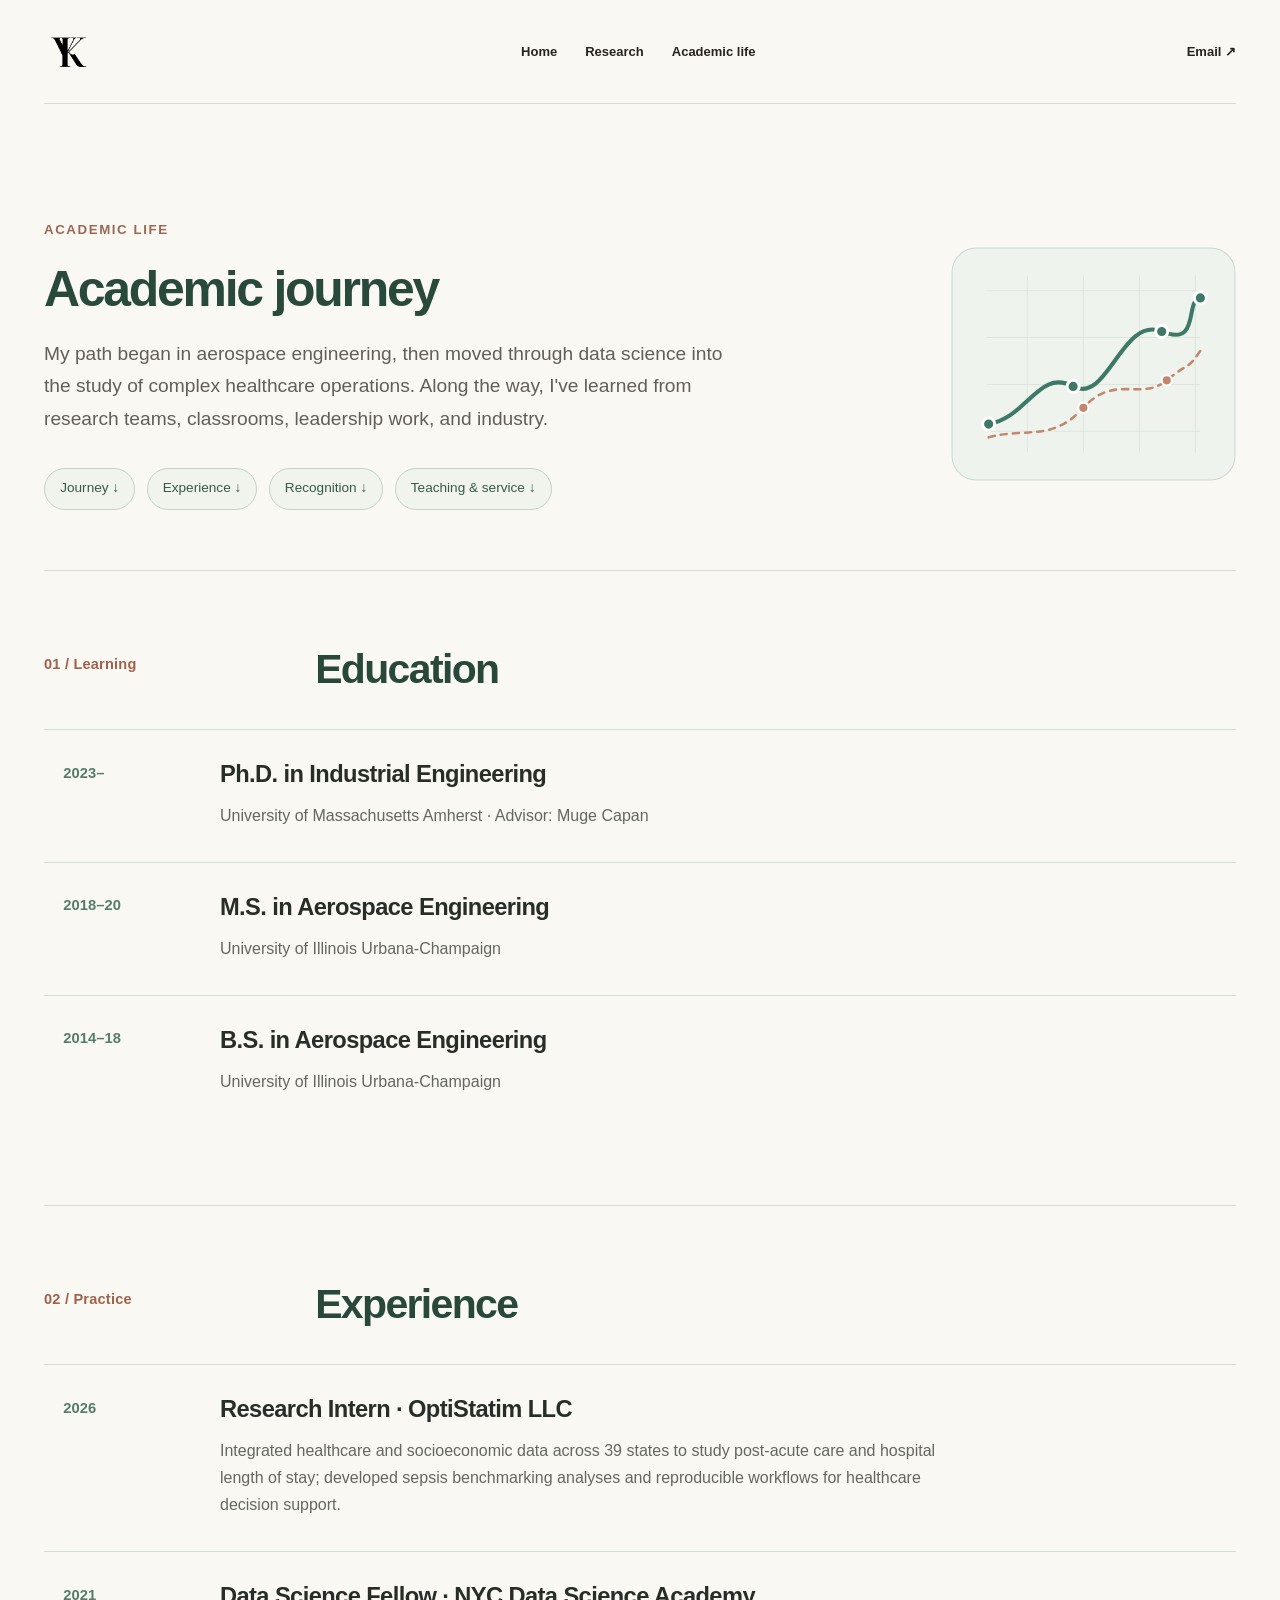
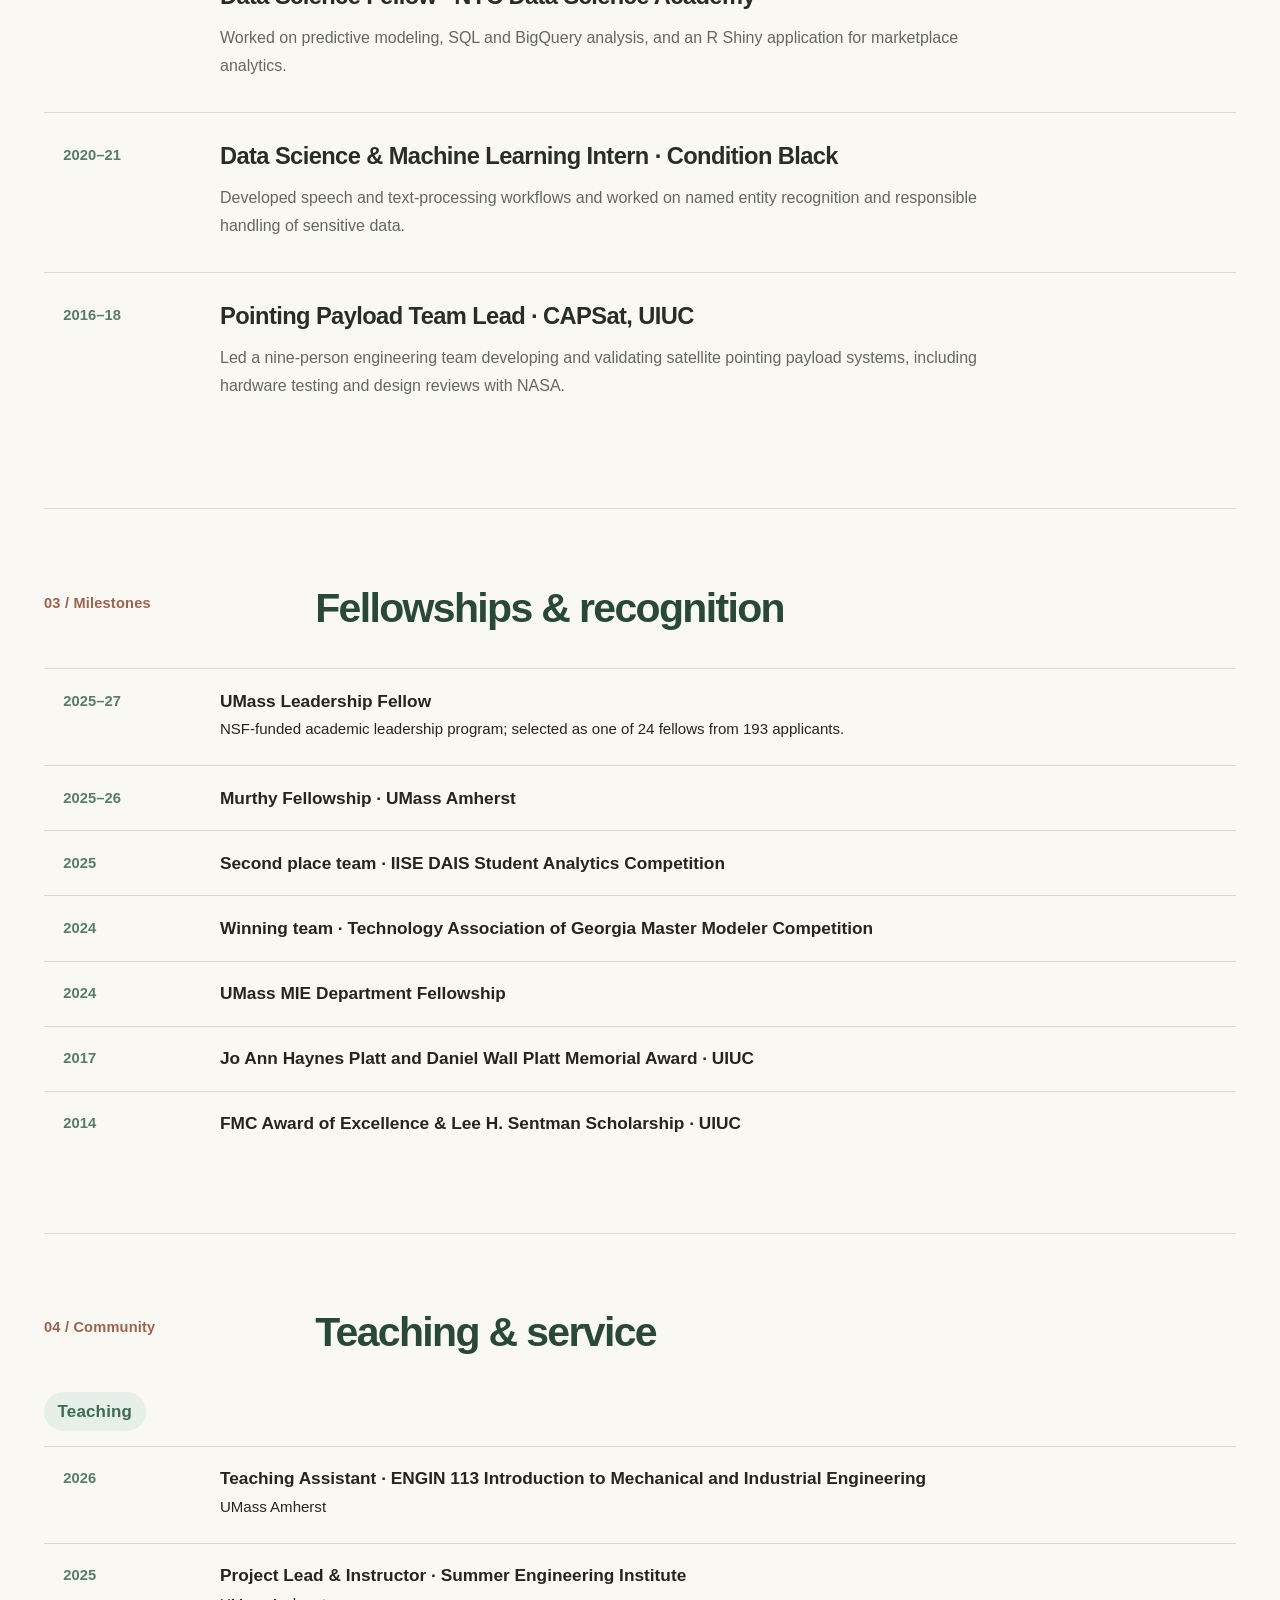
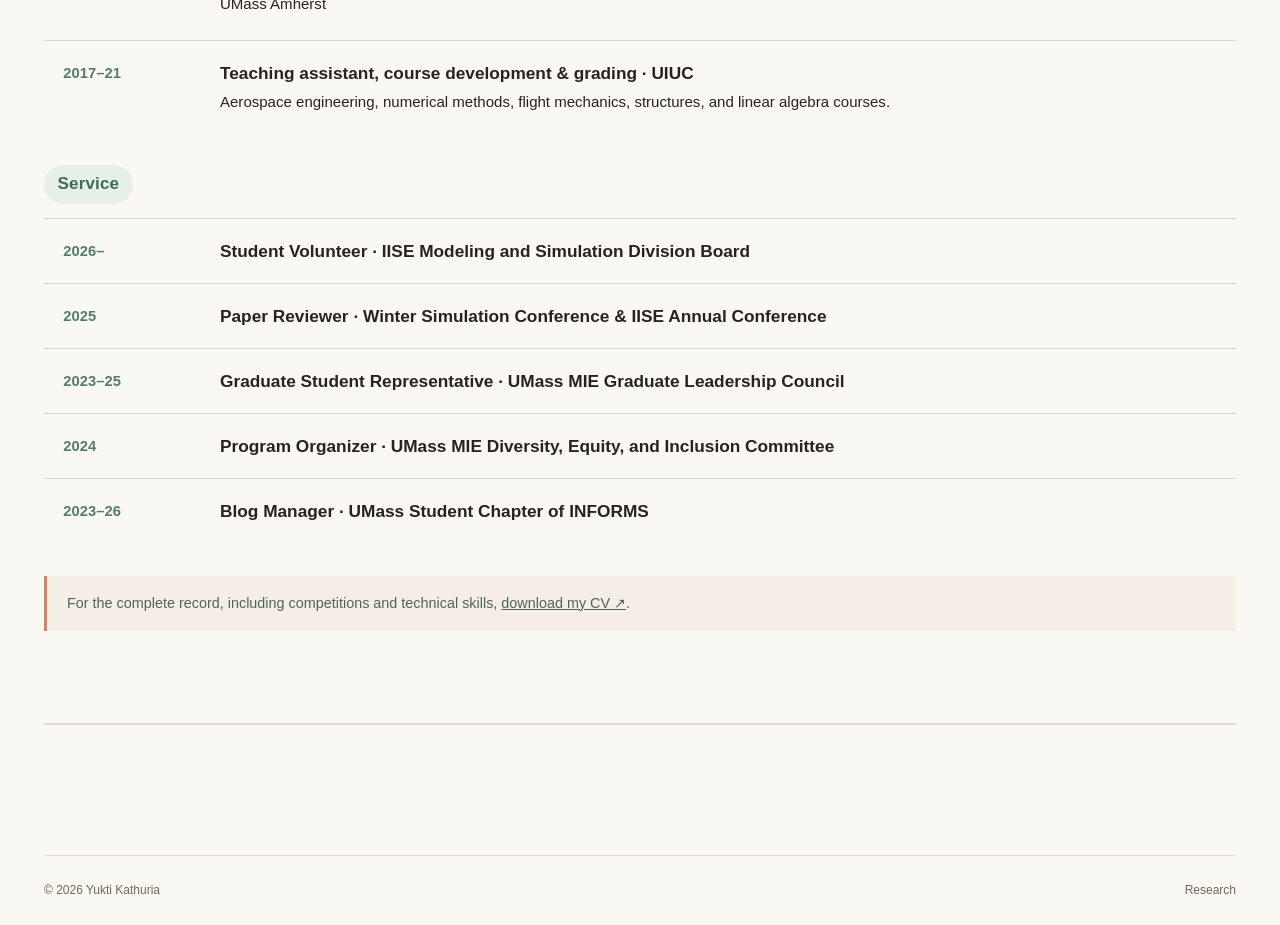
<file: academic.html>
<!DOCTYPE html>
<html lang="en"><head><meta charset="utf-8"/><meta content="width=device-width,initial-scale=1" name="viewport"/><meta content="Academic journey, teaching, fellowships and service of Yukti Kathuria." name="description"/><title>Academic life · Yukti Kathuria</title><link href="style.css" rel="stylesheet"/><link rel="icon" href="favicon.ico" sizes="any"/></head><body><a class="skip" href="#main">Skip to content</a><header class="site-header shell"><a class="wordmark" href="index.html" aria-label="Yukti Kathuria home"><img src="images/yk-monogram-transparent.png" alt="" class="brand-logo" width="46" height="46"/></a><nav aria-label="Main navigation"><a href="index.html">Home</a><a href="research.html">Research</a><a aria-current="page" href="academic.html">Academic life</a></nav><a class="header-mail" href="mailto:ykathuria@umass.edu">Email ↗</a></header><main id="main"><section class="inside-hero academic-hero shell"><div class="academic-hero-copy"><p class="inside-kicker">Academic life</p><h1>Academic journey</h1><p>My path began in aerospace engineering, then moved through data science into the study of complex healthcare operations. Along the way, I've learned from research teams, classrooms, leadership work, and industry.</p><div class="inside-nav"><a href="#journey">Journey ↓</a><a href="#experience">Experience ↓</a><a href="#awards">Recognition ↓</a><a href="#community">Teaching &amp; service ↓</a></div></div><div class="academic-data-art" aria-hidden="true"><svg viewBox="0 0 280 230" xmlns="http://www.w3.org/2000/svg"><rect x="1" y="1" width="278" height="228" rx="24" fill="#eef3ed" stroke="#cbdacf"/><g stroke="#dce6df" stroke-width="1"><path d="M35 43H245M35 89H245M35 135H245M35 181H245M75 28V202M130 28V202M185 28V202M240 28V202"/></g><path d="M37 174 C76 167 86 119 120 137 S168 67 207 83 S229 52 245 50" fill="none" stroke="#3d7966" stroke-width="4" stroke-linecap="round"/><path d="M37 187 C73 177 99 192 130 158 S186 152 212 131 S231 122 245 102" fill="none" stroke="#c4876e" stroke-width="2.5" stroke-dasharray="6 6" stroke-linecap="round"/><g fill="#3d7966" stroke="#fff" stroke-width="3"><circle cx="37" cy="174" r="6"/><circle cx="120" cy="137" r="6"/><circle cx="207" cy="83" r="6"/><circle cx="245" cy="50" r="6"/></g><g fill="#c4876e" stroke="#fff" stroke-width="2"><circle cx="130" cy="158" r="5"/><circle cx="212" cy="131" r="5"/></g></svg></div></section><section class="study-section shell" id="journey"><div class="study-head"><p class="eyebrow">01 / Learning</p><h2>Education</h2></div><div class="study-body"><article class="theme-block"><span class="theme-index">2023–</span><div><h3>Ph.D. in Industrial Engineering</h3><p>University of Massachusetts Amherst · Advisor: Muge Capan</p></div></article><article class="theme-block"><span class="theme-index">2018–20</span><div><h3>M.S. in Aerospace Engineering</h3><p>University of Illinois Urbana-Champaign</p></div></article><article class="theme-block"><span class="theme-index">2014–18</span><div><h3>B.S. in Aerospace Engineering</h3><p>University of Illinois Urbana-Champaign</p></div></article></div></section><section class="study-section shell" id="experience"><div class="study-head"><p class="eyebrow">02 / Practice</p><h2>Experience</h2></div><div class="study-body"><article class="theme-block"><span class="theme-index">2026</span><div><h3>Research Intern · OptiStatim LLC</h3><p>Integrated healthcare and socioeconomic data across 39 states to study post-acute care and hospital length of stay; developed sepsis benchmarking analyses and reproducible workflows for healthcare decision support.</p></div></article><article class="theme-block"><span class="theme-index">2021</span><div><h3>Data Science Fellow · NYC Data Science Academy</h3><p>Worked on predictive modeling, SQL and BigQuery analysis, and an R Shiny application for marketplace analytics.</p></div></article><article class="theme-block"><span class="theme-index">2020–21</span><div><h3>Data Science &amp; Machine Learning Intern · Condition Black</h3><p>Developed speech and text-processing workflows and worked on named entity recognition and responsible handling of sensitive data.</p></div></article><article class="theme-block"><span class="theme-index">2016–18</span><div><h3>Pointing Payload Team Lead · CAPSat, UIUC</h3><p>Led a nine-person engineering team developing and validating satellite pointing payload systems, including hardware testing and design reviews with NASA.</p></div></article></div></section><section class="study-section shell" id="awards"><div class="study-head"><p class="eyebrow">03 / Milestones</p><h2>Fellowships &amp; recognition</h2></div><div class="study-body"><ol class="paper-list"><li><span class="paper-year">2025–27</span><div><strong>UMass Leadership Fellow</strong><p>NSF-funded academic leadership program; selected as one of 24 fellows from 193 applicants.</p></div></li><li><span class="paper-year">2025–26</span><div><strong>Murthy Fellowship · UMass Amherst</strong></div></li><li><span class="paper-year">2025</span><div><strong>Second place team · IISE DAIS Student Analytics Competition</strong></div></li><li><span class="paper-year">2024</span><div><strong>Winning team · Technology Association of Georgia Master Modeler Competition</strong></div></li><li><span class="paper-year">2024</span><div><strong>UMass MIE Department Fellowship</strong></div></li><li><span class="paper-year">2017</span><div><strong>Jo Ann Haynes Platt and Daniel Wall Platt Memorial Award · UIUC</strong></div></li><li><span class="paper-year">2014</span><div><strong>FMC Award of Excellence &amp; Lee H. Sentman Scholarship · UIUC</strong></div></li></ol></div></section><section class="study-section shell" id="community"><div class="study-head"><p class="eyebrow">04 / Community</p><h2>Teaching &amp; service</h2></div><div class="study-body"><h3>Teaching</h3><ol class="paper-list"><li><span class="paper-year">2026</span><div><strong>Teaching Assistant · ENGIN 113 Introduction to Mechanical and Industrial Engineering</strong><p>UMass Amherst</p></div></li><li><span class="paper-year">2025</span><div><strong>Project Lead &amp; Instructor · Summer Engineering Institute</strong><p>UMass Amherst</p></div></li><li><span class="paper-year">2017–21</span><div><strong>Teaching assistant, course development &amp; grading · UIUC</strong><p>Aerospace engineering, numerical methods, flight mechanics, structures, and linear algebra courses.</p></div></li></ol><h3>Service</h3><ol class="paper-list"><li><span class="paper-year">2026–</span><div><strong>Student Volunteer · IISE Modeling and Simulation Division Board</strong></div></li><li><span class="paper-year">2025</span><div><strong>Paper Reviewer · Winter Simulation Conference &amp; IISE Annual Conference</strong></div></li><li><span class="paper-year">2023–25</span><div><strong>Graduate Student Representative · UMass MIE Graduate Leadership Council</strong></div></li><li><span class="paper-year">2024</span><div><strong>Program Organizer · UMass MIE Diversity, Equity, and Inclusion Committee</strong></div></li><li><span class="paper-year">2023–26</span><div><strong>Blog Manager · UMass Student Chapter of INFORMS</strong></div></li></ol><p class="academic-note">For the complete record, including competitions and technical skills, <a href="source/yukti_cv_columbia.pdf">download my CV ↗</a>.</p></div></section></main><footer class="site-footer shell"><div class="footer-bottom"><span>© 2026 Yukti Kathuria</span><a href="research.html">Research</a></div></footer></body></html>
</file>
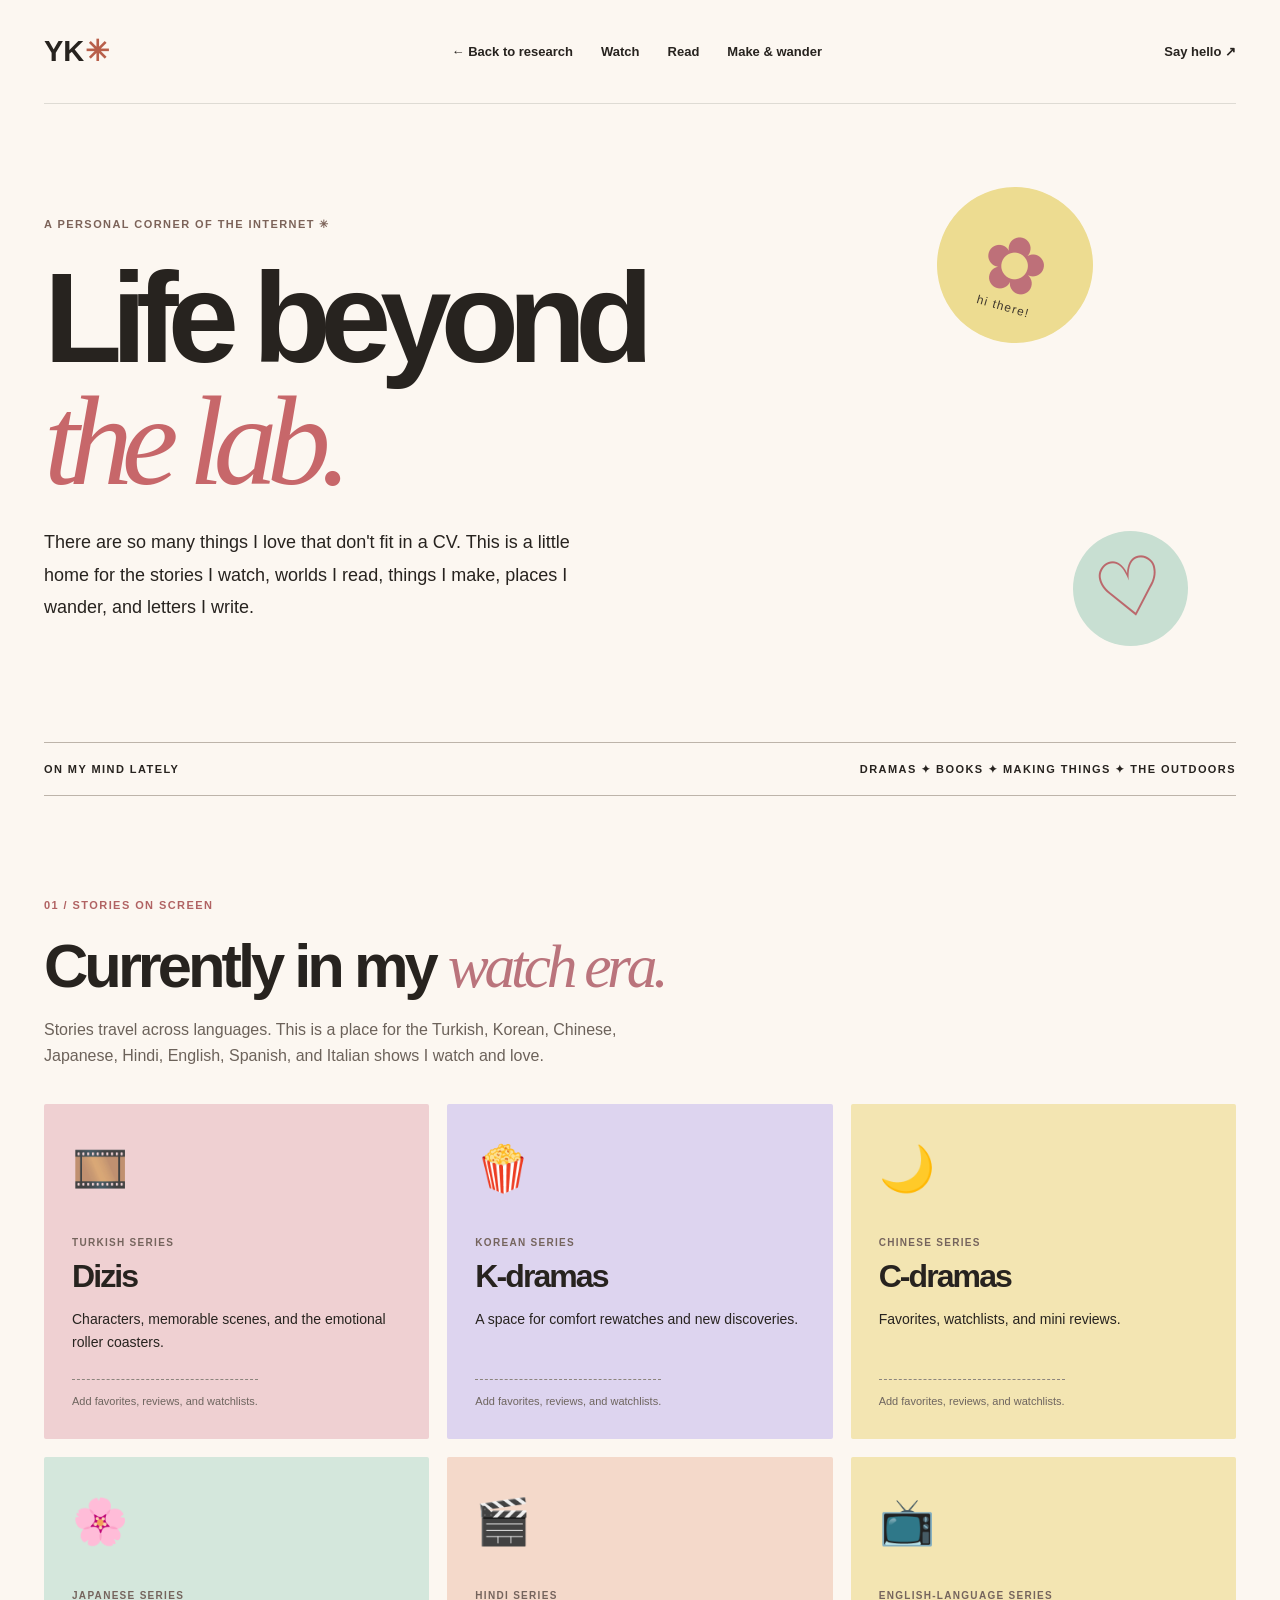
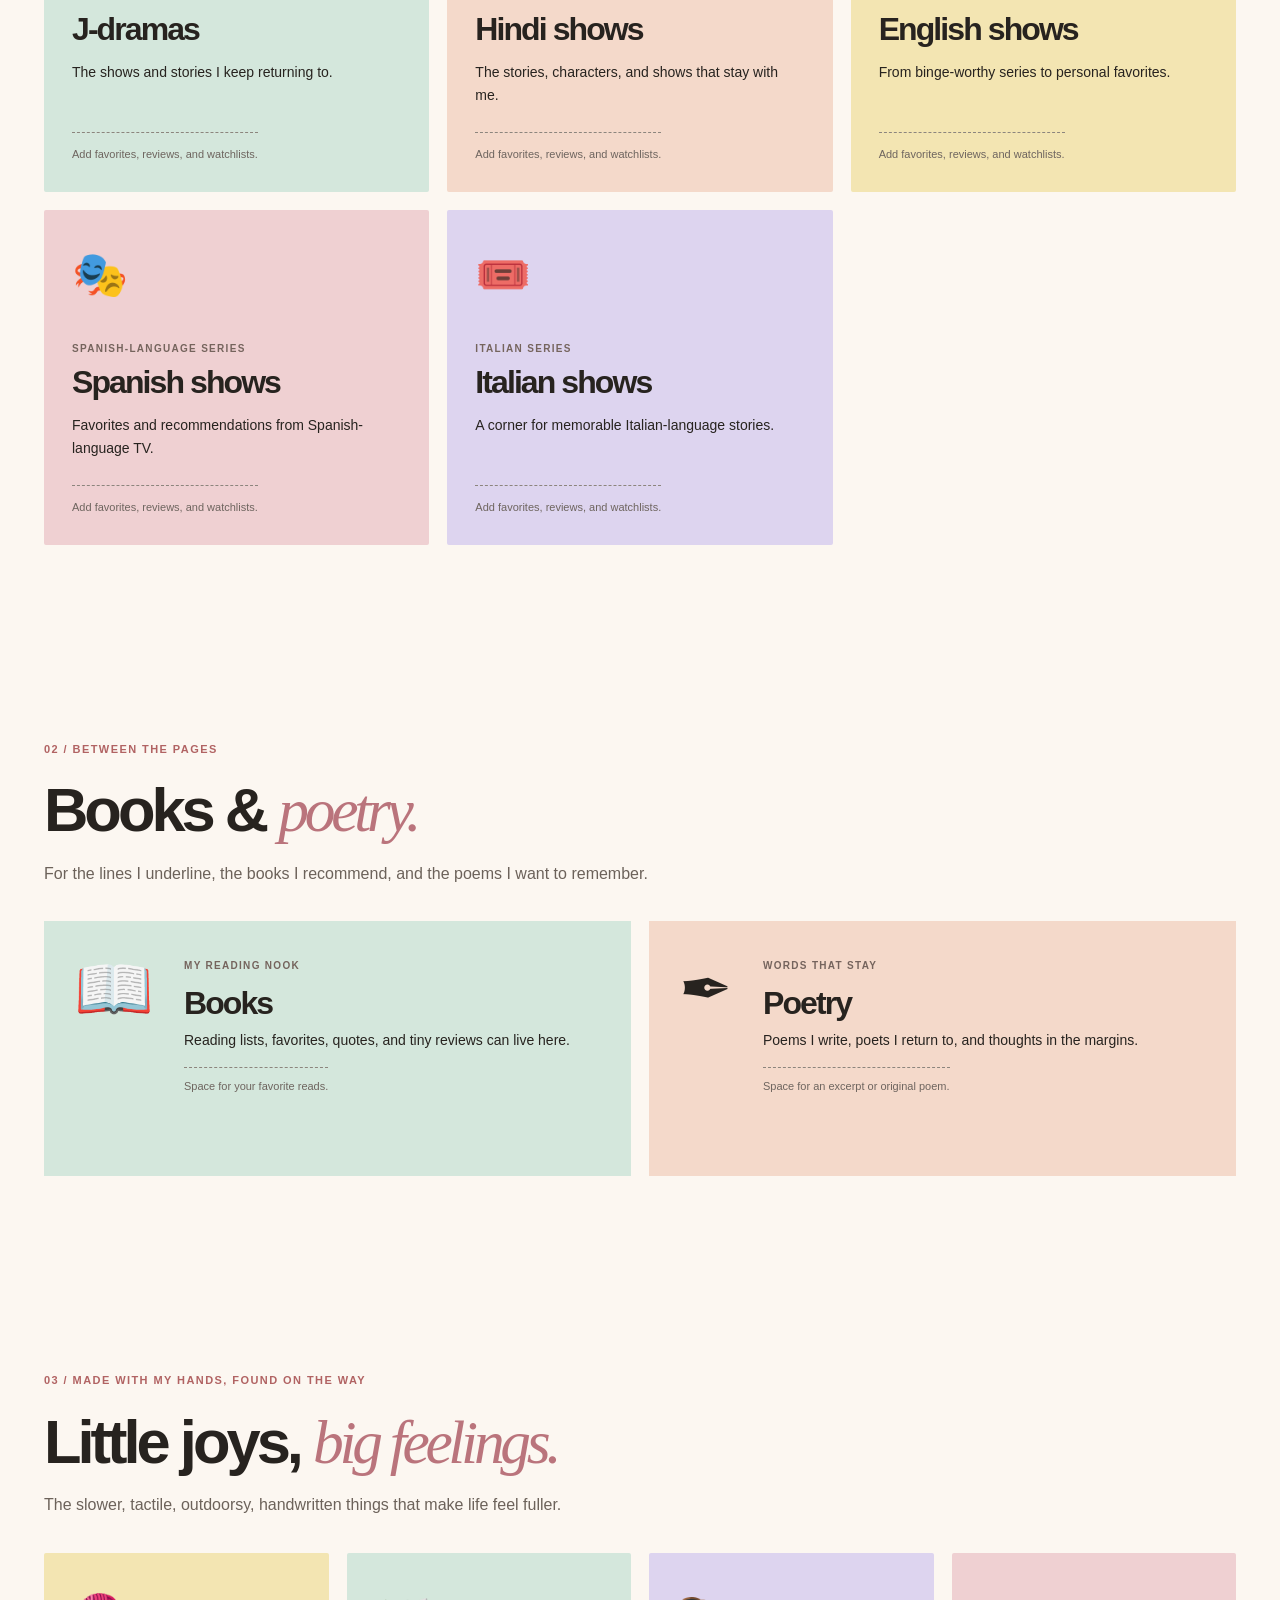
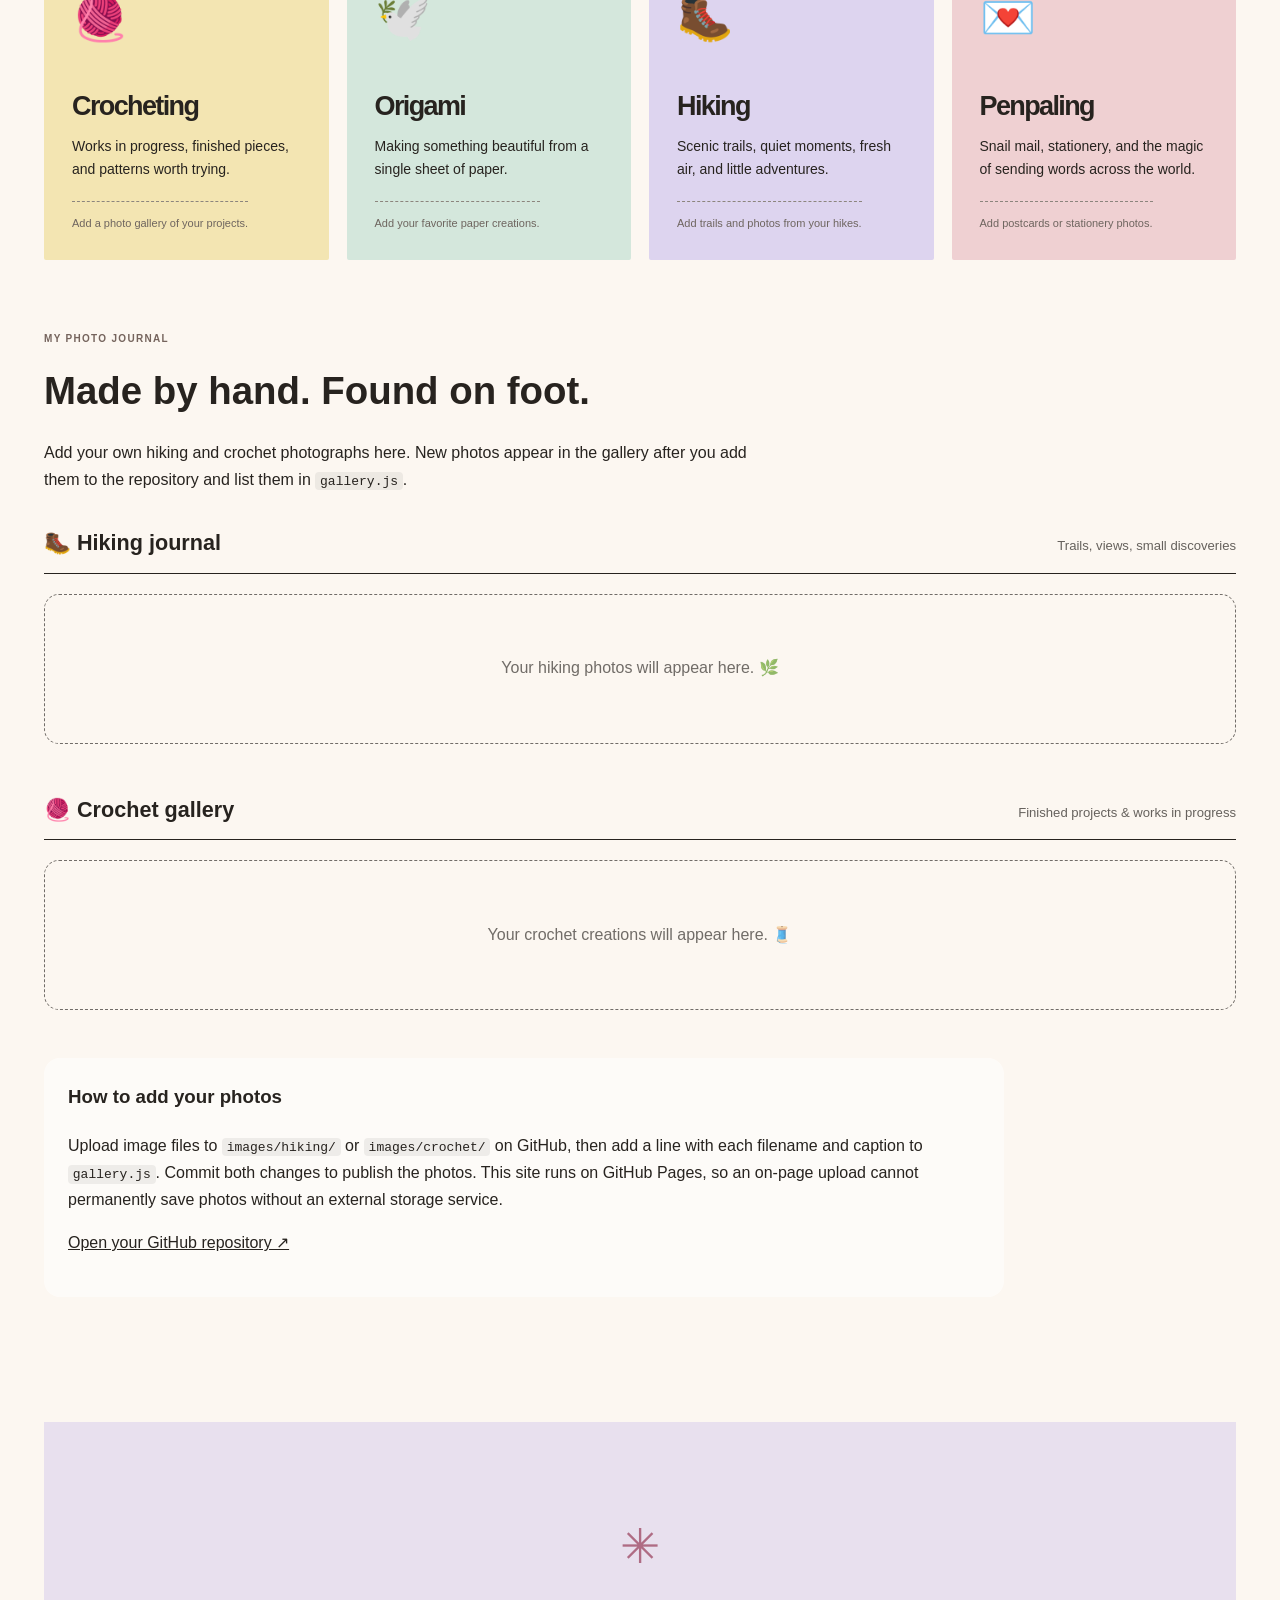
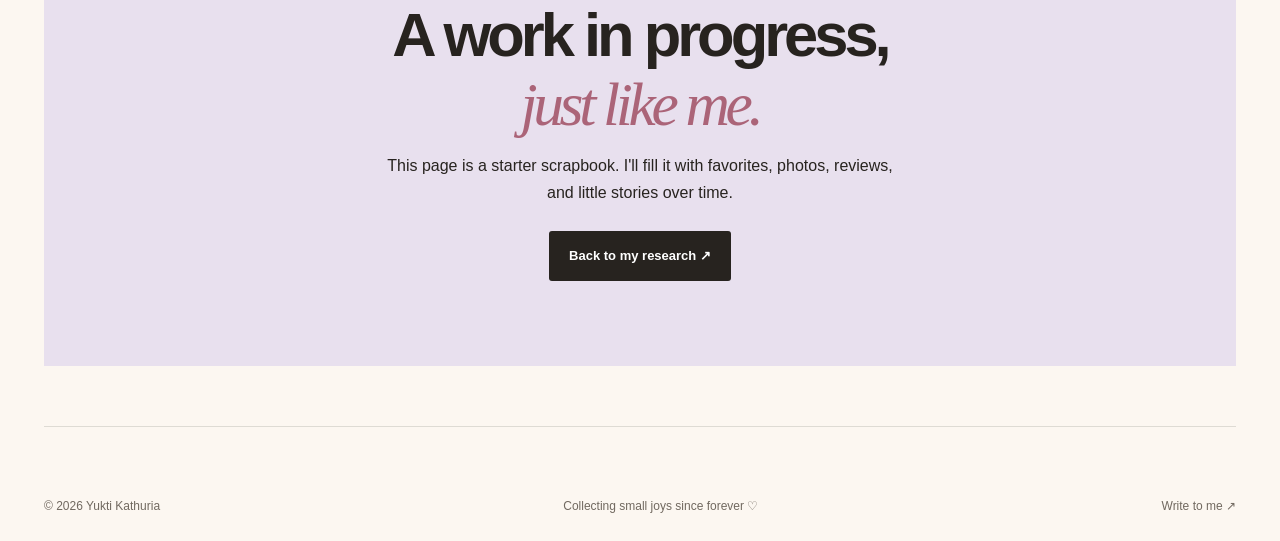
<file: interests.html>
<!DOCTYPE html>
<html lang="en"><head><meta charset="utf-8"/><meta content="width=device-width, initial-scale=1" name="viewport"/><meta content="A little more about Yukti: dramas, books, crochet, origami, hiking, penpaling, and poetry." name="description"/><title>Beyond Research · Yukti Kathuria</title><link href="style.css" rel="stylesheet"/></head><body class="play-page"><a class="skip" href="#main">Skip to content</a><header class="site-header shell"><a class="wordmark" href="index.html">YK<span class="dot">✳</span></a><nav aria-label="Navigation"><a href="index.html">← Back to research</a><a href="#watch">Watch</a><a href="#read">Read</a><a href="#make">Make &amp; wander</a></nav><a class="header-mail" href="mailto:ykathuria@umass.edu">Say hello ↗</a></header><main id="main"><section class="play-hero shell"><p class="eyebrow">A PERSONAL CORNER OF THE INTERNET ✳</p><h1>Life beyond<br/><span class="scribble">the lab.</span></h1><p>There are so many things I love that don't fit in a CV. This is a little home for the stories I watch, worlds I read, things I make, places I wander, and letters I write.</p><div class="sticker sticker-one">✿<small>hi there!</small></div><div class="sticker sticker-two">♡</div></section><div class="play-strip shell"><span>ON MY MIND LATELY</span><span>DRAMAS ✦ BOOKS ✦ MAKING THINGS ✦ THE OUTDOORS</span></div><section class="shell play-section" id="watch"><div class="play-section-head"><span>01 / STORIES ON SCREEN</span><h2>Currently in my <em>watch era.</em></h2><p>Stories travel across languages. This is a place for the Turkish, Korean, Chinese, Japanese, Hindi, English, Spanish, and Italian shows I watch and love.</p></div><div class="hobby-grid"><article class="hobby-tile pink"><span class="tile-emoji">🎞️</span><span class="tile-label">TURKISH SERIES</span><h3>Dizis</h3><p>Characters, memorable scenes, and the emotional roller coasters.</p><div class="editable-hint">Add favorites, reviews, and watchlists.</div></article><article class="hobby-tile lavender"><span class="tile-emoji">🍿</span><span class="tile-label">KOREAN SERIES</span><h3>K-dramas</h3><p>A space for comfort rewatches and new discoveries.</p><div class="editable-hint">Add favorites, reviews, and watchlists.</div></article><article class="hobby-tile butter"><span class="tile-emoji">🌙</span><span class="tile-label">CHINESE SERIES</span><h3>C-dramas</h3><p>Favorites, watchlists, and mini reviews.</p><div class="editable-hint">Add favorites, reviews, and watchlists.</div></article><article class="hobby-tile seafoam"><span class="tile-emoji">🌸</span><span class="tile-label">JAPANESE SERIES</span><h3>J-dramas</h3><p>The shows and stories I keep returning to.</p><div class="editable-hint">Add favorites, reviews, and watchlists.</div></article><article class="hobby-tile peach"><span class="tile-emoji">🎬</span><span class="tile-label">HINDI SERIES</span><h3>Hindi shows</h3><p>The stories, characters, and shows that stay with me.</p><div class="editable-hint">Add favorites, reviews, and watchlists.</div></article><article class="hobby-tile butter"><span class="tile-emoji">📺</span><span class="tile-label">ENGLISH-LANGUAGE SERIES</span><h3>English shows</h3><p>From binge-worthy series to personal favorites.</p><div class="editable-hint">Add favorites, reviews, and watchlists.</div></article><article class="hobby-tile pink"><span class="tile-emoji">🎭</span><span class="tile-label">SPANISH-LANGUAGE SERIES</span><h3>Spanish shows</h3><p>Favorites and recommendations from Spanish-language TV.</p><div class="editable-hint">Add favorites, reviews, and watchlists.</div></article><article class="hobby-tile lavender"><span class="tile-emoji">🎟️</span><span class="tile-label">ITALIAN SERIES</span><h3>Italian shows</h3><p>A corner for memorable Italian-language stories.</p><div class="editable-hint">Add favorites, reviews, and watchlists.</div></article></div></section><section class="shell play-section" id="read"><div class="play-section-head"><span>02 / BETWEEN THE PAGES</span><h2>Books &amp; <em>poetry.</em></h2><p>For the lines I underline, the books I recommend, and the poems I want to remember.</p></div><div class="two-hobbies"><article class="wide-hobby seafoam"><div class="large-icon">📖</div><div><span class="tile-label">MY READING NOOK</span><h3>Books</h3><p>Reading lists, favorites, quotes, and tiny reviews can live here.</p><span class="editable-hint">Space for your favorite reads.</span></div></article><article class="wide-hobby peach"><div class="large-icon">✒</div><div><span class="tile-label">WORDS THAT STAY</span><h3>Poetry</h3><p>Poems I write, poets I return to, and thoughts in the margins.</p><span class="editable-hint">Space for an excerpt or original poem.</span></div></article></div></section><section class="shell play-section" id="make"><div class="play-section-head"><span>03 / MADE WITH MY HANDS, FOUND ON THE WAY</span><h2>Little joys, <em>big feelings.</em></h2><p>The slower, tactile, outdoorsy, handwritten things that make life feel fuller.</p></div><div class="hobby-grid make-grid"><article class="hobby-tile butter"><span class="tile-emoji">🧶</span><h3>Crocheting</h3><p>Works in progress, finished pieces, and patterns worth trying.</p><div class="editable-hint">Add a photo gallery of your projects.</div></article><article class="hobby-tile seafoam"><span class="tile-emoji">🕊️</span><h3>Origami</h3><p>Making something beautiful from a single sheet of paper.</p><div class="editable-hint">Add your favorite paper creations.</div></article><article class="hobby-tile lavender"><span class="tile-emoji">🥾</span><h3>Hiking</h3><p>Scenic trails, quiet moments, fresh air, and little adventures.</p><div class="editable-hint">Add trails and photos from your hikes.</div></article><article class="hobby-tile pink"><span class="tile-emoji">💌</span><h3>Penpaling</h3><p>Snail mail, stationery, and the magic of sending words across the world.</p><div class="editable-hint">Add postcards or stationery photos.</div></article></div><div class="gallery-intro"><span class="tile-label">MY PHOTO JOURNAL</span><h3>Made by hand. Found on foot.</h3><p>Add your own hiking and crochet photographs here. New photos appear in the gallery after you add them to the repository and list them in <code>gallery.js</code>.</p></div>
<div class="photo-collections">
<section aria-labelledby="hiking-gallery-heading" class="photo-collection"><div class="photo-collection-head"><h3 id="hiking-gallery-heading">🥾 Hiking journal</h3><span>Trails, views, small discoveries</span></div><div aria-live="polite" class="photo-gallery" id="hiking-gallery"><div class="gallery-empty">Your hiking photos will appear here. 🌿</div></div></section>
<section aria-labelledby="crochet-gallery-heading" class="photo-collection"><div class="photo-collection-head"><h3 id="crochet-gallery-heading">🧶 Crochet gallery</h3><span>Finished projects &amp; works in progress</span></div><div aria-live="polite" class="photo-gallery" id="crochet-gallery"><div class="gallery-empty">Your crochet creations will appear here. 🧵</div></div></section>
</div>
<div class="photo-help"><h3>How to add your photos</h3><p>Upload image files to <code>images/hiking/</code> or <code>images/crochet/</code> on GitHub, then add a line with each filename and caption to <code>gallery.js</code>. Commit both changes to publish the photos. This site runs on GitHub Pages, so an on-page upload cannot permanently save photos without an external storage service.</p><p><a href="https://github.com/Yukti-K/Yukti-K.github.io" rel="noopener noreferrer" target="_blank">Open your GitHub repository ↗</a></p></div></section><section class="play-closing shell"><span class="closing-star">✳</span><h2>A work in progress,<br/><em>just like me.</em></h2><p>This page is a starter scrapbook. I'll fill it with favorites, photos, reviews, and little stories over time.</p><a class="btn btn-dark" href="index.html">Back to my research ↗</a></section></main><footer class="site-footer shell play-footer"><div class="footer-bottom"><span>© <span id="year">2026</span> Yukti Kathuria</span><span>Collecting small joys since forever ♡</span><a href="mailto:ykathuria@umass.edu">Write to me ↗</a></div></footer><script>document.getElementById('year').textContent=new Date().getFullYear();</script><script src="gallery.js"></script></body></html>
</file>
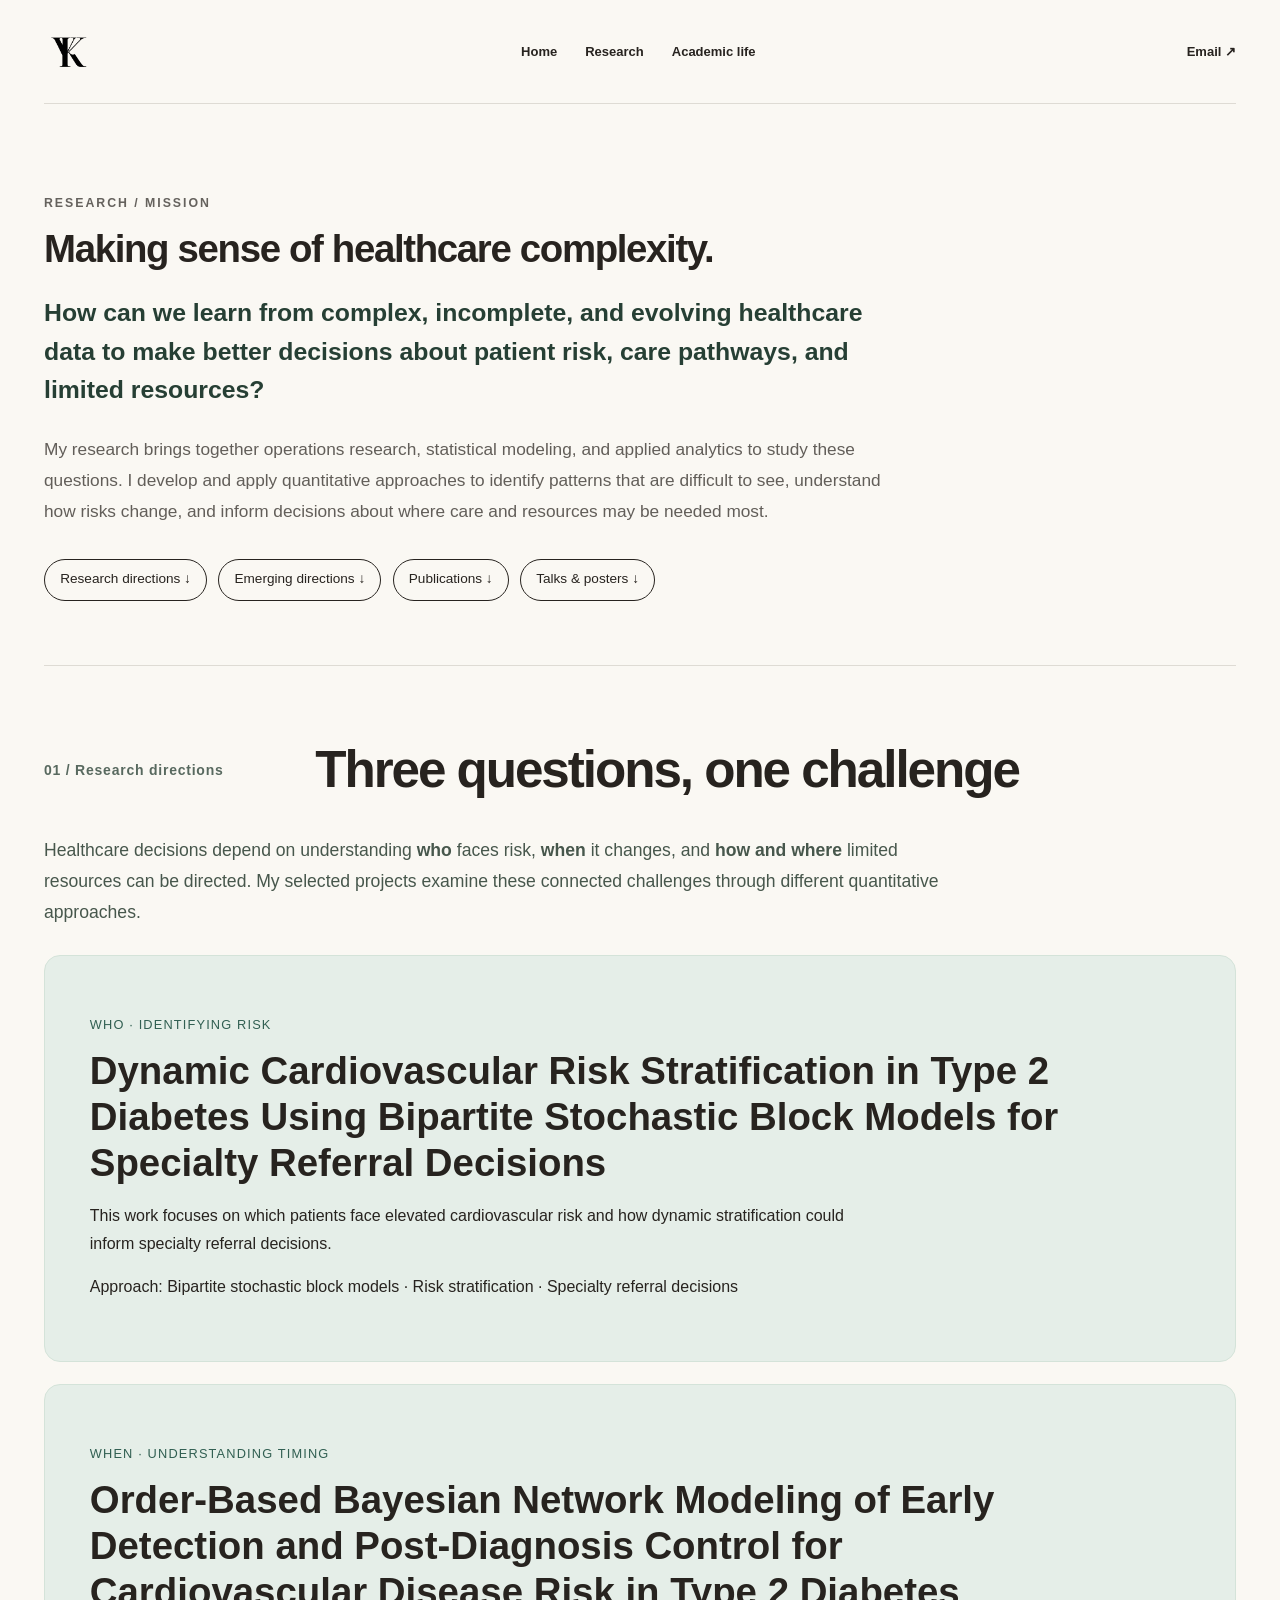
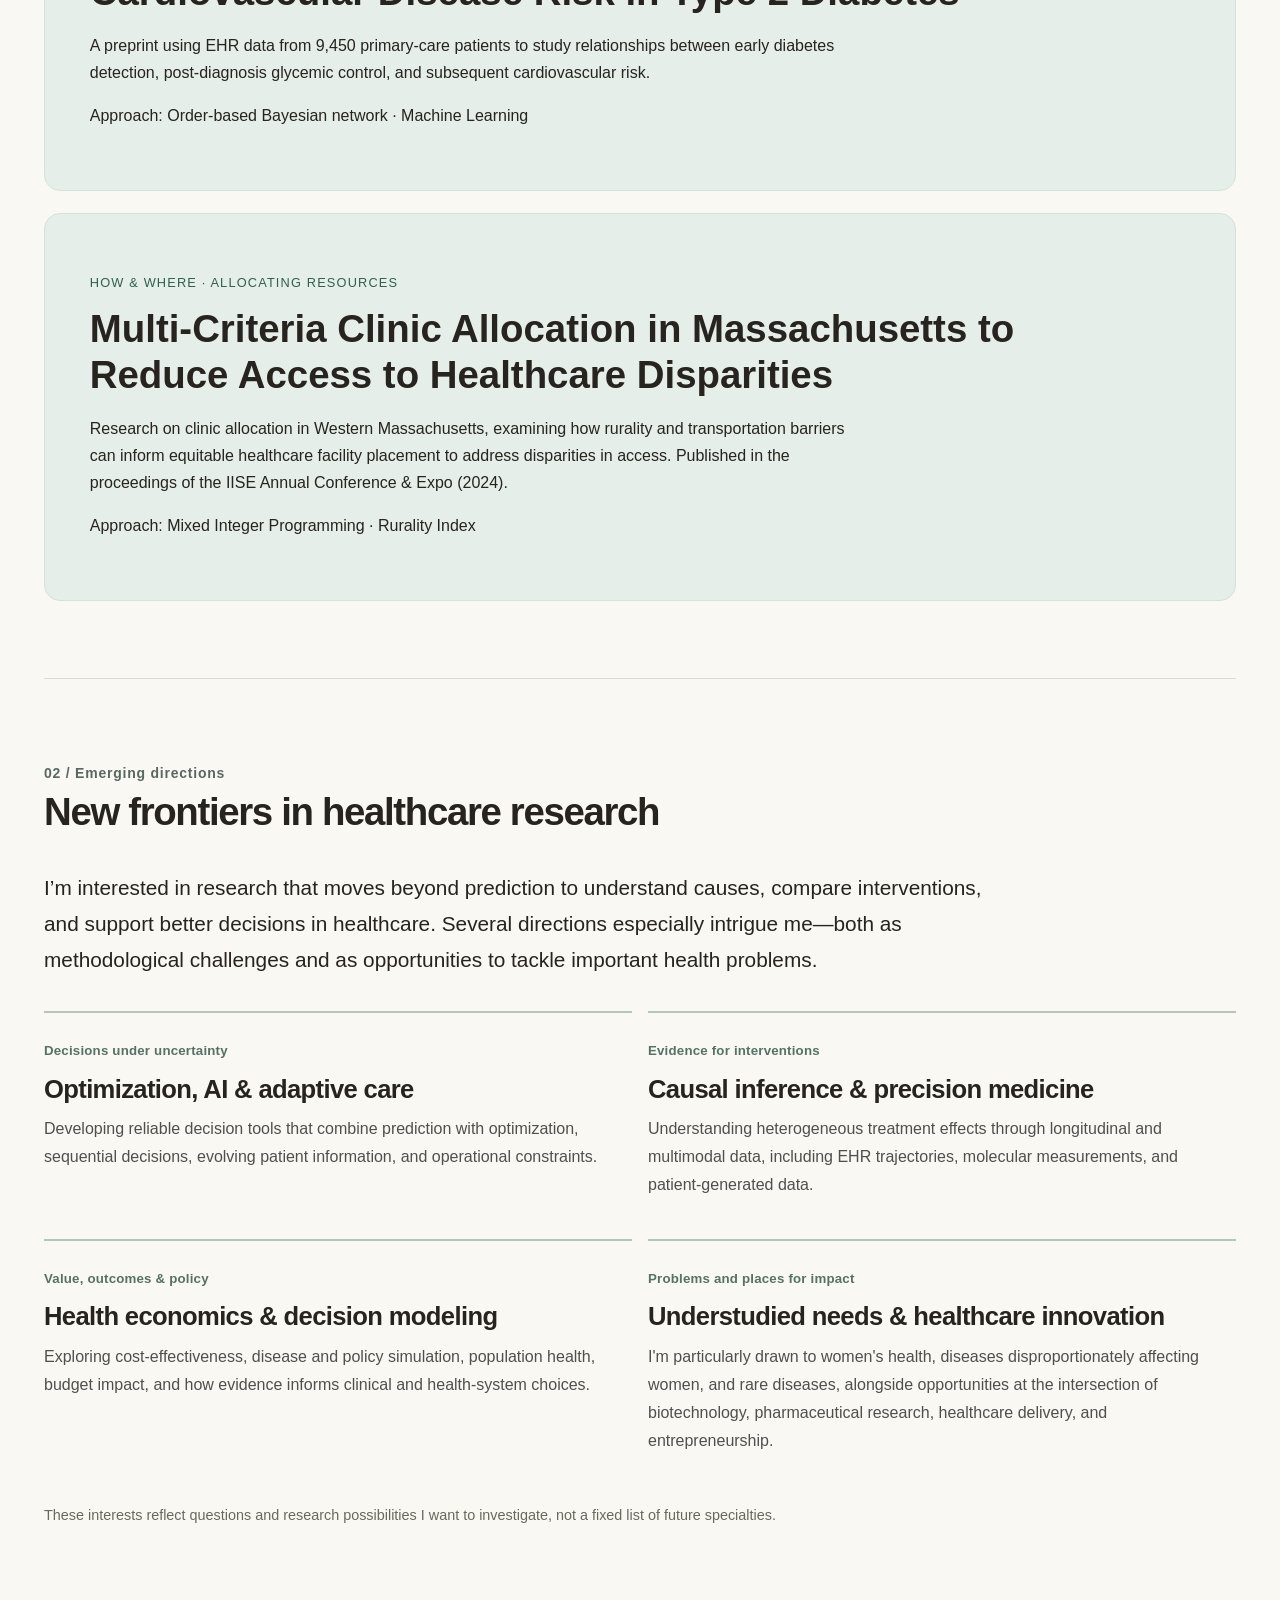
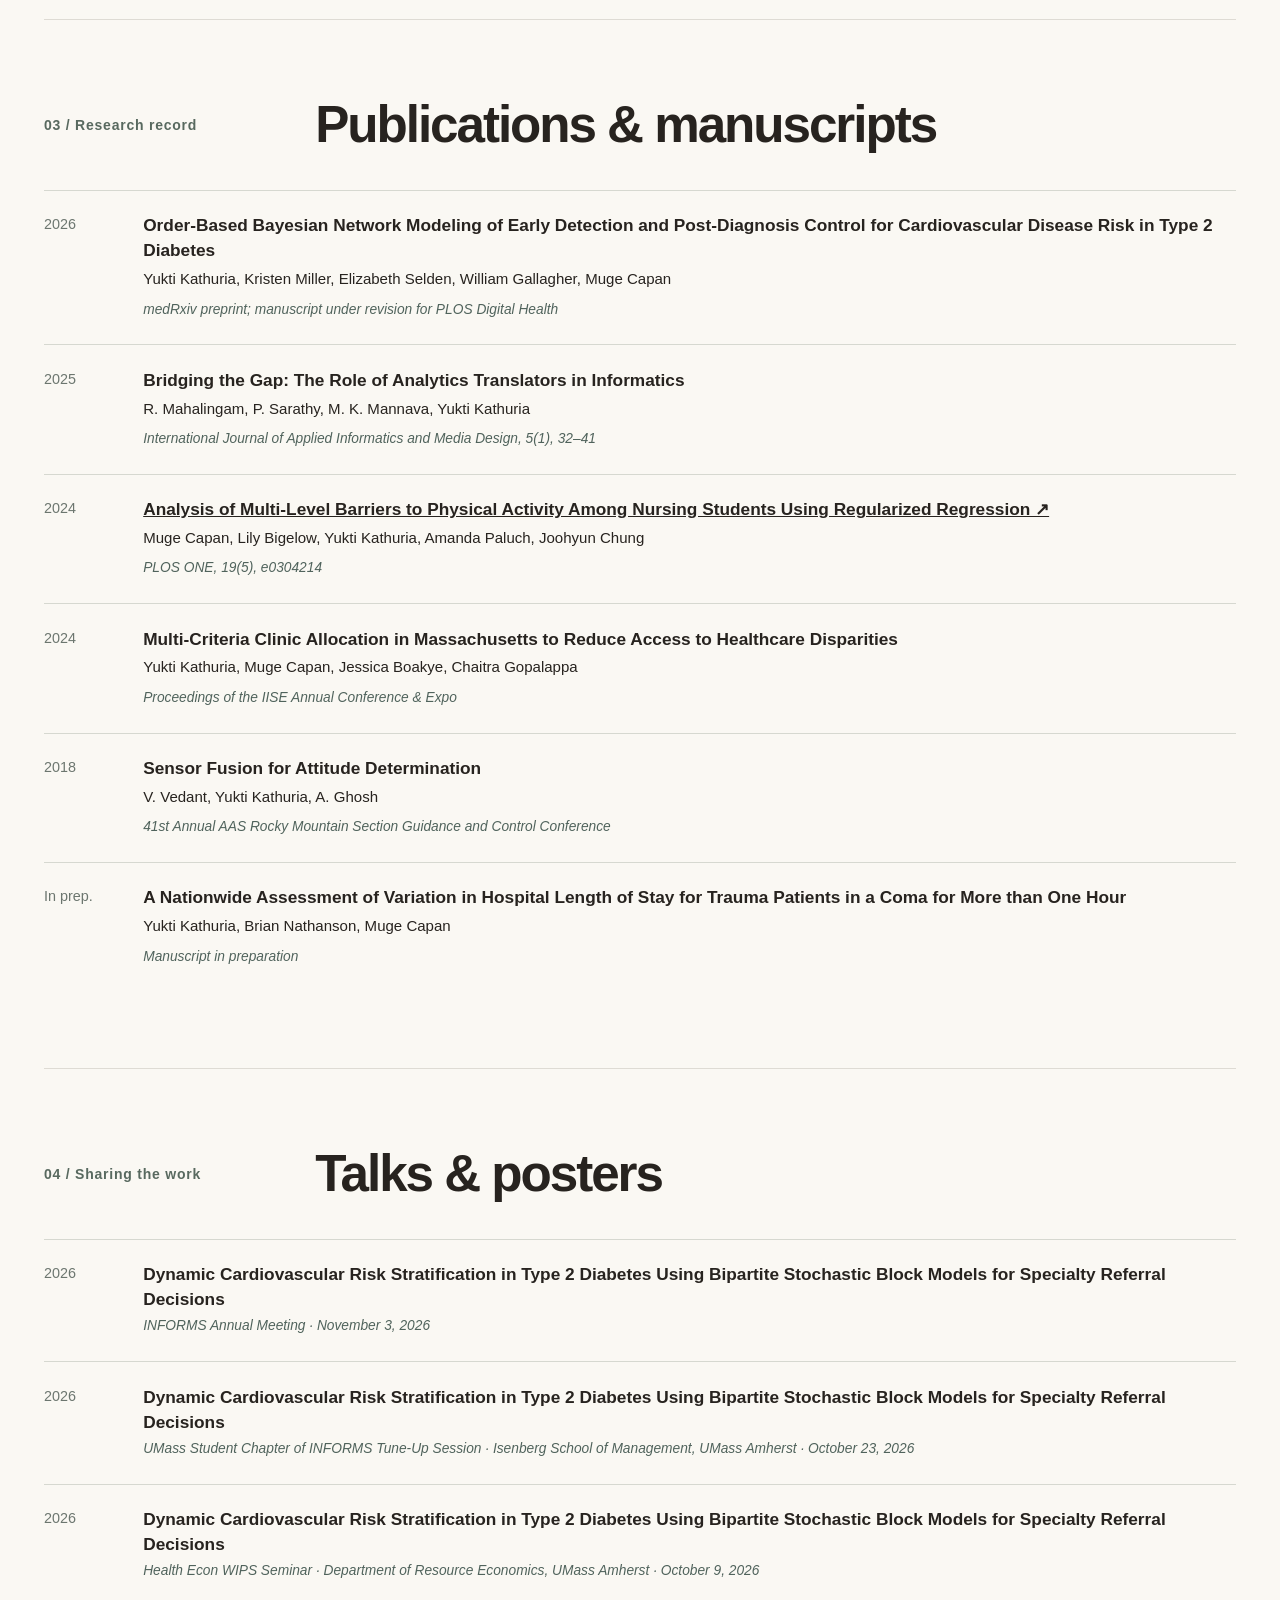
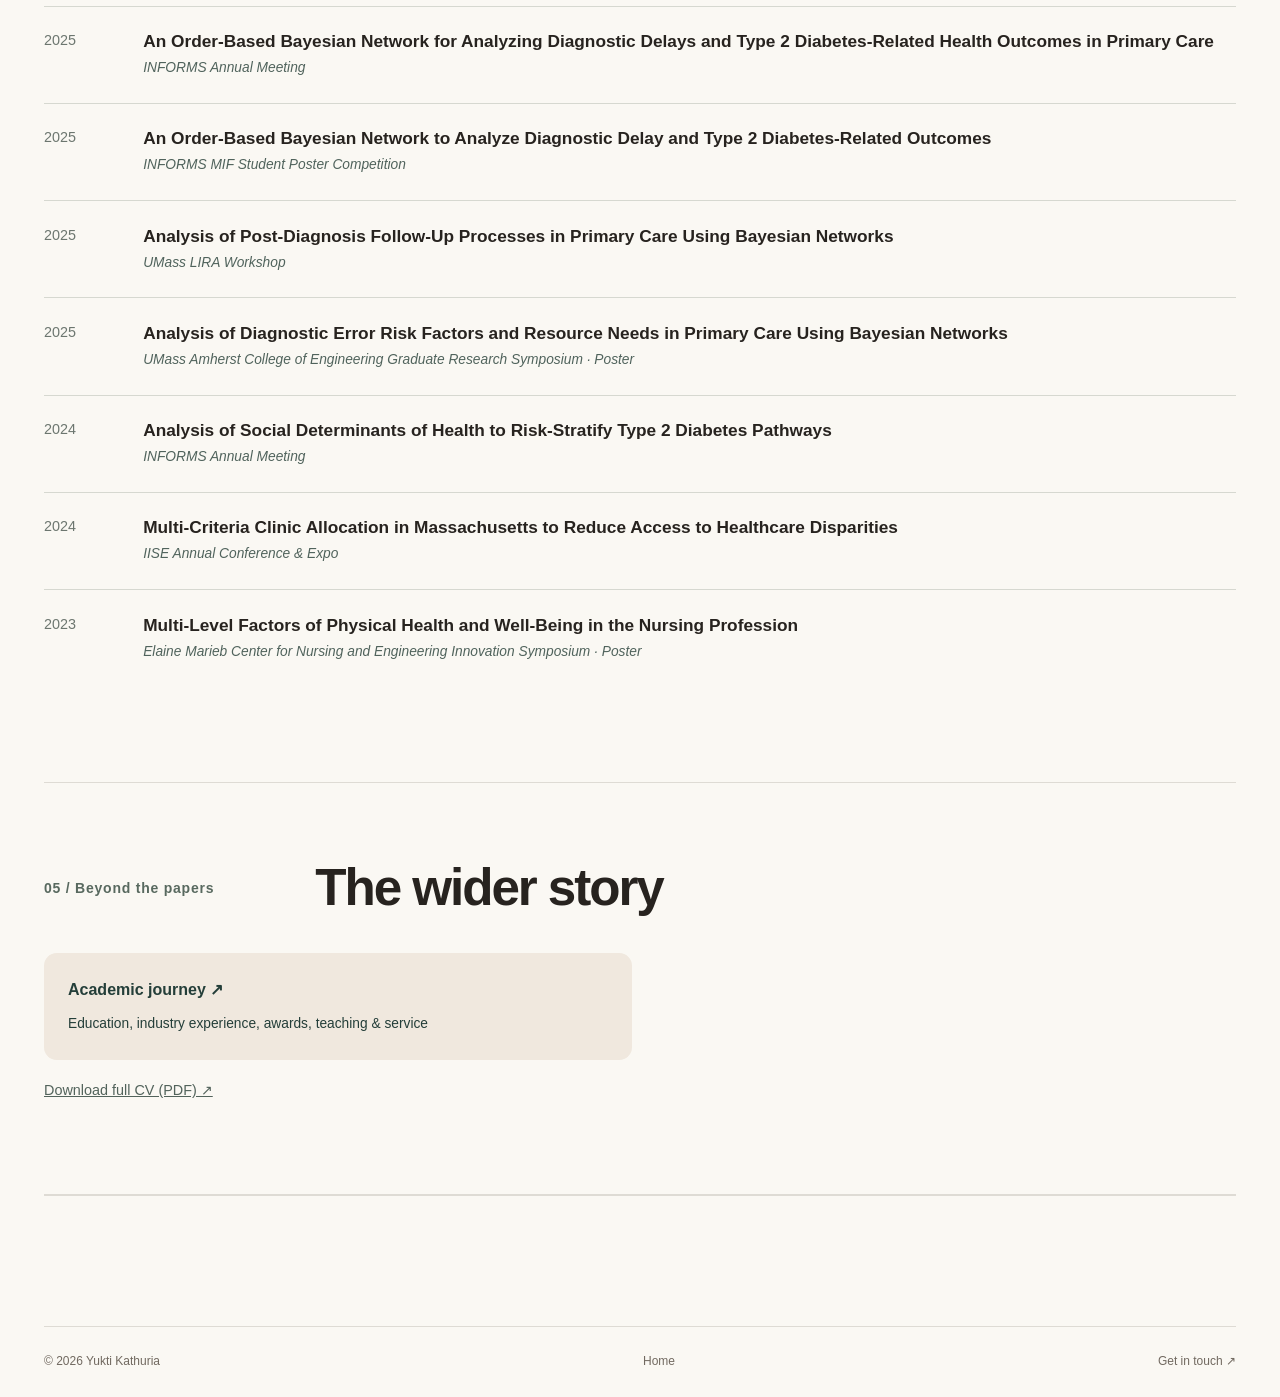
<file: research.html>
<!DOCTYPE html>

<html lang="en"><head><meta charset="utf-8"/><meta content="width=device-width,initial-scale=1" name="viewport"/><meta content="Healthcare research by Yukti Kathuria: identifying who faces disproportionate risk, when risk emerges, and how resource allocation and care decisions can improve." name="description"/><title>Research | Yukti Kathuria — Healthcare Researcher</title><link href="style.css" rel="stylesheet"/><link rel="icon" href="favicon.ico" sizes="any"/></head><body><a class="skip" href="#main">Skip to content</a><header class="site-header shell"><a aria-label="Yukti Kathuria home" class="wordmark" href="index.html"><img src="images/yk-monogram-transparent.png" alt="" class="brand-logo" width="46" height="46"/></a><nav aria-label="Main navigation"><a href="index.html">Home</a><a aria-current="page" href="research.html">Research</a><a href="academic.html">Academic life</a></nav><a class="header-mail" href="mailto:ykathuria@umass.edu">Email ↗</a></header><main id="main"><section aria-labelledby="mission-heading" class="inside-hero research-hero shell healthcare-mission">
<p class="inside-kicker">Research / Mission</p>
<h1 id="mission-heading">Making sense of healthcare complexity.</h1>
<p class="mission-question">How can we learn from complex, incomplete, and evolving healthcare data to make better decisions about patient risk, care pathways, and limited resources?</p>
<p>My research brings together operations research, statistical modeling, and applied analytics to study these questions. I develop and apply quantitative approaches to identify patterns that are difficult to see, understand how risks change, and inform decisions about where care and resources may be needed most.</p>
<div class="inside-nav"><a href="#featured">Research directions ↓</a><a href="#exploring-next">Emerging directions ↓</a><a href="#publications">Publications ↓</a><a href="#talks">Talks &amp; posters ↓</a></div>
</section>
<section class="study-section shell" id="featured"><div class="study-head"><p class="eyebrow">01 / Research directions</p><h2>Three questions, one challenge</h2></div><div class="study-body featured-body"><p class="thrust-intro">Healthcare decisions depend on understanding <strong>who</strong> faces risk, <strong>when</strong> it changes, and <strong>how and where</strong> limited resources can be directed. My selected projects examine these connected challenges through different quantitative approaches.</p><article class="work-feature"><p class="work-meta">WHO · Identifying risk</p><h3>Dynamic Cardiovascular Risk Stratification in Type 2 Diabetes Using Bipartite Stochastic Block Models for Specialty Referral Decisions</h3><p>This work focuses on which patients face elevated cardiovascular risk and how dynamic stratification could inform specialty referral decisions.</p><p>Approach: Bipartite stochastic block models · Risk stratification · Specialty referral decisions</p></article><article class="work-feature"><p class="work-meta">WHEN · Understanding timing</p><h3>Order-Based Bayesian Network Modeling of Early Detection and Post-Diagnosis Control for Cardiovascular Disease Risk in Type 2 Diabetes</h3><p>A preprint using EHR data from 9,450 primary-care patients to study relationships between early diabetes detection, post-diagnosis glycemic control, and subsequent cardiovascular risk.</p><p>Approach: Order-based Bayesian network · Machine Learning </p></article><article class="work-feature"><p class="work-meta">HOW &amp; WHERE · Allocating resources</p><h3>Multi-Criteria Clinic Allocation in Massachusetts to Reduce Access to Healthcare Disparities</h3><p>Research on clinic allocation in Western Massachusetts, examining how rurality and transportation barriers can inform equitable healthcare facility placement to address disparities in access. Published in the proceedings of the IISE Annual Conference &amp; Expo (2024).</p><p>Approach: Mixed Integer Programming · Rurality Index </p></article></div></section>
<section aria-labelledby="horizons-title" class="study-section shell horizons-section" id="exploring-next">
<div class="study-head"><p class="eyebrow">02 / Emerging directions</p><h2 id="horizons-title">New frontiers in healthcare research</h2></div>
<div class="study-body horizons-body">
<p class="horizons-intro">I’m interested in research that moves beyond prediction to understand causes, compare interventions, and support better decisions in healthcare. Several directions especially intrigue me—both as methodological challenges and as opportunities to tackle important health problems.</p>
<div class="horizons-grid">
<article class="horizon-item"><span class="horizon-category">Decisions under uncertainty</span><h3>Optimization, AI &amp; adaptive care</h3><p>Developing reliable decision tools that combine prediction with optimization, sequential decisions, evolving patient information, and operational constraints.</p></article>
<article class="horizon-item"><span class="horizon-category">Evidence for interventions</span><h3>Causal inference &amp; precision medicine</h3><p>Understanding heterogeneous treatment effects through longitudinal and multimodal data, including EHR trajectories, molecular measurements, and patient-generated data.</p></article>
<article class="horizon-item"><span class="horizon-category">Value, outcomes &amp; policy</span><h3>Health economics &amp; decision modeling</h3><p>Exploring cost-effectiveness, disease and policy simulation, population health, budget impact, and how evidence informs clinical and health-system choices.</p></article>
<article class="horizon-item"><span class="horizon-category">Problems and places for impact</span><h3>Understudied needs &amp; healthcare innovation</h3><p>I'm particularly drawn to women's health, diseases disproportionately affecting women, and rare diseases, alongside opportunities at the intersection of biotechnology, pharmaceutical research, healthcare delivery, and entrepreneurship.</p></article>
</div>
<p class="horizons-footnote">These interests reflect questions and research possibilities I want to investigate, not a fixed list of future specialties.</p>
</div>
</section><section class="study-section shell" id="publications"><div class="study-head"><p class="eyebrow">03 / Research record</p><h2>Publications &amp; manuscripts</h2></div><div class="study-body"><ol class="paper-list"><li><span class="paper-year">2026</span><div><strong>Order-Based Bayesian Network Modeling of Early Detection and Post-Diagnosis Control for Cardiovascular Disease Risk in Type 2 Diabetes</strong><p>Yukti Kathuria, Kristen Miller, Elizabeth Selden, William Gallagher, Muge Capan</p><em>medRxiv preprint; manuscript under revision for PLOS Digital Health</em></div></li><li><span class="paper-year">2025</span><div><strong>Bridging the Gap: The Role of Analytics Translators in Informatics</strong><p>R. Mahalingam, P. Sarathy, M. K. Mannava, Yukti Kathuria</p><em>International Journal of Applied Informatics and Media Design, 5(1), 32–41</em></div></li><li><span class="paper-year">2024</span><div><strong><a href="https://journals.plos.org/plosone/article?id=10.1371/journal.pone.0304214">Analysis of Multi-Level Barriers to Physical Activity Among Nursing Students Using Regularized Regression ↗</a></strong><p>Muge Capan, Lily Bigelow, Yukti Kathuria, Amanda Paluch, Joohyun Chung</p><em>PLOS ONE, 19(5), e0304214</em></div></li><li><span class="paper-year">2024</span><div><strong>Multi-Criteria Clinic Allocation in Massachusetts to Reduce Access to Healthcare Disparities</strong><p>Yukti Kathuria, Muge Capan, Jessica Boakye, Chaitra Gopalappa</p><em>Proceedings of the IISE Annual Conference &amp; Expo</em></div></li><li><span class="paper-year">2018</span><div><strong>Sensor Fusion for Attitude Determination</strong><p>V. Vedant, Yukti Kathuria, A. Ghosh</p><em>41st Annual AAS Rocky Mountain Section Guidance and Control Conference</em></div></li><li><span class="paper-year">In prep.</span><div><strong>A Nationwide Assessment of Variation in Hospital Length of Stay for Trauma Patients in a Coma for More than One Hour</strong><p>Yukti Kathuria, Brian Nathanson, Muge Capan</p><em>Manuscript in preparation</em></div></li></ol></div></section>

<section class="study-section shell" id="talks">
  <div class="study-head">
    <p class="eyebrow">04 / Sharing the work</p>
    <h2>Talks &amp; posters</h2>
  </div>

  <div class="study-body">
    <ol class="paper-list">
      <li>
        <span class="paper-year">2026</span>
        <div>
          <strong>Dynamic Cardiovascular Risk Stratification in Type 2 Diabetes Using Bipartite Stochastic Block Models for Specialty Referral Decisions</strong>
          <em>INFORMS Annual Meeting · November 3, 2026</em>
        </div>
      </li>

      <li>
        <span class="paper-year">2026</span>
        <div>
          <strong>Dynamic Cardiovascular Risk Stratification in Type 2 Diabetes Using Bipartite Stochastic Block Models for Specialty Referral Decisions</strong>
          <em>UMass Student Chapter of INFORMS Tune-Up Session · Isenberg School of Management, UMass Amherst · October 23, 2026</em>
        </div>
      </li>

      <li>
        <span class="paper-year">2026</span>
        <div>
          <strong>Dynamic Cardiovascular Risk Stratification in Type 2 Diabetes Using Bipartite Stochastic Block Models for Specialty Referral Decisions</strong>
          <em>Health Econ WIPS Seminar · Department of Resource Economics, UMass Amherst · October 9, 2026</em>
        </div>
      </li>

      <li>
        <span class="paper-year">2025</span>
        <div>
          <strong>An Order-Based Bayesian Network for Analyzing Diagnostic Delays and Type 2 Diabetes-Related Health Outcomes in Primary Care</strong>
          <em>INFORMS Annual Meeting</em>
        </div>
      </li>

      <li>
        <span class="paper-year">2025</span>
        <div>
          <strong>An Order-Based Bayesian Network to Analyze Diagnostic Delay and Type 2 Diabetes-Related Outcomes</strong>
          <em>INFORMS MIF Student Poster Competition</em>
        </div>
      </li>

      <li>
        <span class="paper-year">2025</span>
        <div>
          <strong>Analysis of Post-Diagnosis Follow-Up Processes in Primary Care Using Bayesian Networks</strong>
          <em>UMass LIRA Workshop</em>
        </div>
      </li>

      <li>
        <span class="paper-year">2025</span>
        <div>
          <strong>Analysis of Diagnostic Error Risk Factors and Resource Needs in Primary Care Using Bayesian Networks</strong>
          <em>UMass Amherst College of Engineering Graduate Research Symposium · Poster</em>
        </div>
      </li>

      <li>
        <span class="paper-year">2024</span>
        <div>
          <strong>Analysis of Social Determinants of Health to Risk-Stratify Type 2 Diabetes Pathways</strong>
          <em>INFORMS Annual Meeting</em>
        </div>
      </li>

      <li>
        <span class="paper-year">2024</span>
        <div>
          <strong>Multi-Criteria Clinic Allocation in Massachusetts to Reduce Access to Healthcare Disparities</strong>
          <em>IISE Annual Conference &amp; Expo</em>
        </div>
      </li>

      <li>
        <span class="paper-year">2023</span>
        <div>
          <strong>Multi-Level Factors of Physical Health and Well-Being in the Nursing Profession</strong>
          <em>Elaine Marieb Center for Nursing and Engineering Innovation Symposium · Poster</em>
        </div>
      </li>
    </ol>

    <p class="academic-note"></p>
  </div>
</section>

<section class="study-section shell"><div class="study-head"><p class="eyebrow">05 / Beyond the papers</p><h2>The wider story</h2></div><div class="study-body"><div class="record-links"><a href="academic.html">Academic journey ↗<span>Education, industry experience, awards, teaching &amp; service</span></a></div><p class="academic-note"><a href="source/yukti_cv_columbia.pdf">Download full CV (PDF) ↗</a></p></div></section></main><footer class="site-footer shell"><div class="footer-bottom"><span>© 2026 Yukti Kathuria</span><a href="index.html">Home</a><a href="mailto:ykathuria@umass.edu">Get in touch ↗</a></div></footer></body></html>
</file>
<file: style.css>
:root{--ink:#27231f;--muted:#625e59;--paper:#faf8f3;--line:#dedbd4;--coral:#f6aa98;--lilac:#ddd2ed;--butter:#f4e4ad;--mint:#d7e8de;--peach:#f6d9c9}*{box-sizing:border-box}html{scroll-behavior:smooth}body{margin:0;color:var(--ink);background:var(--paper);font-family:Arial,Helvetica,sans-serif;line-height:1.65;-webkit-font-smoothing:antialiased}a{color:inherit}a:hover{color:#ae503b}img{max-width:100%;display:block}.shell{width:min(1200px,calc(100% - 88px));margin-inline:auto}.skip{position:absolute;top:-60px;left:12px;background:white;padding:10px;z-index:100}.skip:focus{top:8px}.site-header{min-height:104px;display:flex;align-items:center;justify-content:space-between;gap:22px;border-bottom:1px solid var(--line)}.wordmark{font-size:29px;letter-spacing:-.09em;font-weight:900;text-decoration:none;line-height:1}.dot{font-size:19px;color:#c65e47;margin-left:5px}.site-header nav{display:flex;gap:28px;align-items:center;flex-wrap:wrap}.site-header nav a,.header-mail{font-size:13px;font-weight:700;text-decoration:none}.nav-special{border-bottom:2px solid #ca765e;padding-bottom:3px}.header-mail{white-space:nowrap}.hero{position:relative;display:grid;grid-template-columns:1.2fr .8fr;align-items:center;gap:6%;padding-top:92px;padding-bottom:82px}.eyebrow,.section-label,.section-aside,.hero-meta,.card-tag,.card-num,.pub-year,.pub-place,.group-heading span,.award>span,.footer-overline,.tile-label,.play-section-head>span,.play-strip,.editable-hint{font-family:Arial,Helvetica,sans-serif;font-size:11px;font-weight:800;letter-spacing:.13em}.eyebrow{display:flex;align-items:center;gap:12px;color:#7c6359}.little-line{height:1px;width:30px;background:#a47b6e}.hero h1,.play-hero h1{font-size:clamp(58px,7.2vw,110px);font-weight:850;line-height:1.025;letter-spacing:-.085em;margin:28px 0}.hero h1 em,.other-side h2 em,.play-section h2 em,.play-closing h2 em{font-family:Georgia,'Times New Roman',serif;font-weight:400;letter-spacing:-.07em}.highlight{position:relative;z-index:0}.highlight:after{content:"";position:absolute;height:22%;background:#f4baa6;left:-2%;right:-4%;bottom:9%;transform:rotate(-2deg);z-index:-1}.hero-lede{max-width:555px;font-size:18px;color:#534b45;line-height:1.85}.actions{display:flex;gap:18px;flex-wrap:wrap;margin-top:30px;align-items:center}.btn{display:inline-flex;align-items:center;gap:28px;padding:14px 20px;text-decoration:none;font-size:13px;font-weight:800;border-radius:3px}.btn-primary{background:var(--ink);color:white}.btn-dark{background:var(--ink);color:white}.btn-primary:hover,.btn-dark:hover{background:#57443a;color:white}.btn-plain{padding-left:6px}.hero-art{position:relative;min-height:520px;display:flex;align-items:center;justify-content:center}.arch-back{position:absolute;background:#d9e7dc;inset:8% 4% 3% 12%;border-radius:47% 47% 6% 6%;transform:rotate(5deg)}.portrait-wrap{position:relative;z-index:1;width:76%;max-height:485px;overflow:hidden;border-radius:47% 47% 8% 8%;transform:rotate(-3deg);box-shadow:15px 17px 0 #eed1bc}.portrait-wrap img{width:100%;height:465px;object-fit:cover;object-position:center top}.floating-note{position:absolute;z-index:2;bottom:8px;left:-10px;background:#fffaf2;border:1px solid #e1d8cc;box-shadow:6px 8px 0 #e1cab8;padding:16px 48px 16px 18px;font-size:12px;line-height:1.5;transform:rotate(-5deg)}.floating-note strong{display:block}.floating-note span{position:absolute;right:12px;top:9px;font-size:27px;color:#e68c74}.orbit-mark{position:absolute;right:-8px;top:5%;font-size:75px;color:#d98065}.hero-meta{grid-column:1/-1;display:flex;justify-content:space-between;border-top:1px solid var(--line);padding-top:19px;color:#85786d}.marquee-band{background:#282723;color:#fff;padding:21px 0}.band-inner{display:flex;align-items:center;justify-content:space-between;gap:16px;flex-wrap:wrap;font-size:11px;font-weight:800;letter-spacing:.09em}.band-inner b{color:#f3b399;font-size:23px}.section{padding-top:106px;padding-bottom:106px;scroll-margin-top:50px}.intro-grid{display:grid;grid-template-columns:1fr 2fr;gap:12%}.section-label{color:#a35c49}.intro-grid h2,.section-top h2,.other-side h2,.play-section h2,.play-closing h2,.site-footer h2{font-size:clamp(35px,4.8vw,69px);line-height:1.12;letter-spacing:-.065em;font-weight:800;margin:10px 0 30px}.intro-grid p{font-size:17px;color:#534e49;max-width:720px}.intro-grid a{text-decoration-color:#bf856e;text-underline-offset:4px}.accent-underline{text-decoration:underline;text-decoration-color:#efb09b;text-decoration-thickness:8px;text-underline-offset:5px}.section-top{display:flex;align-items:end;justify-content:space-between;gap:30px;margin-bottom:36px}.section-top h2{margin-bottom:0}.section-aside{font-weight:500;letter-spacing:0;font-size:14px;color:#71675f;line-height:1.6}.punct{color:#c87058}.research-grid{display:grid;grid-template-columns:repeat(3,1fr);gap:16px}.research-card{padding:30px;min-height:375px;display:flex;flex-direction:column;position:relative;transition:transform .2s}.research-card:hover{transform:translateY(-6px)}.card-coral{background:var(--coral)}.card-lilac{background:var(--lilac)}.card-yellow{background:var(--butter)}.card-num{align-self:end}.card-symbol{font-size:88px;line-height:1.1;margin:10px 0 26px}.research-card h3{font-size:27px;line-height:1.15;letter-spacing:-.05em;margin:0 0 12px}.research-card p{font-size:14px;line-height:1.65;margin:0 0 24px}.card-tag{margin-top:auto;font-size:10px}.publications-section{background:#f0eee8}.pub-group{margin-top:50px}.group-heading{display:flex;align-items:center;gap:12px;font-size:20px;letter-spacing:-.035em;margin:0;padding-bottom:17px;border-bottom:2px solid #312c29}.group-heading span{color:#a35c49}.pub-row{padding:26px 0;border-bottom:1px solid #d1ccc3;display:grid;grid-template-columns:100px 1fr;gap:35px}.pub-year{padding-top:8px;color:#8b786d}.pub-row h4{font-size:19px;font-weight:750;line-height:1.35;margin:0 0 10px;max-width:870px;letter-spacing:-.02em}.pub-row h4 a{text-decoration:none;border-bottom:1px solid #ba8976}.pub-row p{font-size:13px;color:#66615a;line-height:1.6;margin:0 0 10px}.pub-place{color:#96624f;font-size:10px}.recognition-grid{display:grid;grid-template-columns:1fr 1fr;gap:70px}.recognition-column h3{font-size:21px;margin:0 0 20px;padding-bottom:14px;border-bottom:2px solid #2b2624}.award{padding:16px 0;border-bottom:1px solid var(--line)}.award>span{display:block;color:#a06049;margin-bottom:7px}.award strong{display:block;font-size:16px;line-height:1.4}.award p{font-size:13px;color:#6e675e;line-height:1.6;margin:5px 0 0}.other-side{background:#e4dbee;min-height:400px;padding:65px 7%;display:flex;align-items:center;justify-content:space-between;gap:10%;margin-bottom:95px;overflow:hidden}.other-side h2{margin:10px 0 20px}.other-side p:not(.section-label){max-width:460px;font-size:15px;margin-bottom:24px}.hobby-sparks{position:relative;min-width:260px;height:230px}.hobby-sparks span{position:absolute;font-size:85px;transform:rotate(-15deg)}.hobby-sparks span:nth-child(1){left:0;top:4px;color:#c15f5b}.hobby-sparks span:nth-child(2){right:15px;top:-30px;color:#ed937f}.hobby-sparks span:nth-child(3){bottom:-30px;left:40px;color:#8876b2}.hobby-sparks span:nth-child(4){bottom:35px;right:0;color:#f2a96e}.site-footer{border-top:1px solid var(--line);padding-top:45px}.site-footer h2{margin:8px 0}.footer-overline{color:#a35c49}.footer-email{font-size:21px}.footer-bottom{display:flex;align-items:center;justify-content:space-between;gap:20px;margin-top:85px;padding:25px 0;border-top:1px solid var(--line);font-size:12px;color:#716960}.footer-bottom a{text-decoration:none}
/* Independent personal scrapbook design */
.play-page{background:#fcf7f1}.play-hero{min-height:530px;position:relative;padding-top:100px;padding-bottom:100px}.play-hero h1{font-size:clamp(70px,10vw,150px);line-height:.95;margin:24px 0}.scribble{font-family:Georgia,'Times New Roman',serif;font-weight:400;font-style:italic;color:#c7676a}.play-hero>p:not(.eyebrow){max-width:570px;font-size:18px;line-height:1.8}.sticker{position:absolute;border-radius:50%;display:flex;align-items:center;justify-content:center}.sticker-one{background:#eddc91;width:156px;height:156px;right:12%;top:13%;font-size:78px;color:#be7079;transform:rotate(16deg)}.sticker-one small{position:absolute;font-size:12px;bottom:24px;color:#40382d;letter-spacing:.1em}.sticker-two{background:#c8dfd2;width:115px;height:115px;right:4%;bottom:15%;font-size:80px;transform:rotate(-12deg);color:#bb686c}.play-strip{border-top:1px solid #bdb4aa;border-bottom:1px solid #bdb4aa;display:flex;justify-content:space-between;gap:20px;padding:17px 0}.play-section{padding:95px 0}.play-section-head{max-width:640px;margin-bottom:34px}.play-section-head>span{color:#b16363}.play-section h2{margin:15px 0}.play-section h2 em{color:#ba747c}.play-section-head p{font-size:16px;color:#6c625a}.hobby-grid{display:grid;grid-template-columns:repeat(3,1fr);gap:18px}.hobby-tile{padding:28px;min-height:335px;display:flex;flex-direction:column;align-items:start;border-radius:2px}.pink{background:#efd0d2}.lavender{background:#ddd4ef}.butter{background:#f3e5b2}.seafoam{background:#d4e7dc}.peach{background:#f4d9ca}.tile-emoji{font-size:45px;margin-bottom:29px}.tile-label{font-size:10px;color:#75645d}.hobby-tile h3,.wide-hobby h3{font-size:32px;letter-spacing:-.06em;line-height:1.1;margin:8px 0}.hobby-tile p,.wide-hobby p{font-size:14px;line-height:1.65;margin:5px 0 20px}.editable-hint{margin-top:auto;border-top:1px dashed #8c857d;padding-top:12px;letter-spacing:0;font-size:11px;font-weight:500;color:#6e655f}.two-hobbies{display:grid;grid-template-columns:1fr 1fr;gap:18px}.wide-hobby{display:flex;gap:30px;min-height:255px;padding:30px}.large-icon{font-size:64px;line-height:1.2}.make-grid{grid-template-columns:repeat(4,1fr)}.make-grid .hobby-tile{min-height:295px}.make-grid .hobby-tile h3{font-size:27px}.play-closing{background:#e8e0ee;text-align:center;position:relative;padding:85px 25px;margin-top:30px;margin-bottom:60px}.play-closing h2{margin:15px 0}.play-closing h2 em{color:#ab6478}.play-closing p{max-width:510px;margin:0 auto 25px}.closing-star{font-size:48px;color:#af6c84}.play-footer .footer-bottom{margin-top:0;border-top:0}
@media(max-width:920px){.shell{width:min(100% - 44px,1200px)}.site-header{flex-wrap:wrap;padding:18px 0;gap:12px}.site-header nav{order:3;width:100%;gap:18px}.hero{grid-template-columns:1fr 1fr;gap:2%;padding-top:60px}.hero h1{font-size:clamp(53px,7vw,75px)}.hero-art{min-height:390px}.portrait-wrap img{height:345px}.research-card{padding:23px}.research-card h3{font-size:22px}.recognition-grid{gap:35px}.make-grid{grid-template-columns:1fr 1fr}.sticker-one{right:5%}}
@media(max-width:690px){.shell{width:calc(100% - 36px)}.site-header{min-height:78px}.site-header nav{gap:12px 18px}.site-header nav a,.header-mail{font-size:12px}.header-mail{margin-left:auto}.hero{display:flex;flex-direction:column;align-items:stretch;padding:48px 0 25px}.hero h1{font-size:clamp(58px,12vw,82px)}.hero-lede{font-size:16px}.hero-art{margin-top:22px;min-height:370px}.arch-back{left:18%;right:10%}.portrait-wrap{width:62%}.portrait-wrap img{height:330px}.floating-note{left:3%}.hero-meta{margin-top:36px;gap:10px;font-size:9px}.band-inner{justify-content:center;gap:8px 13px;font-size:9px}.band-inner b{font-size:16px}.section{padding-top:68px;padding-bottom:68px}.intro-grid{grid-template-columns:1fr;gap:12px}.intro-grid h2,.section-top h2,.other-side h2,.play-section h2{font-size:45px}.section-top{display:block}.section-aside{display:none}.research-grid,.hobby-grid,.two-hobbies,.recognition-grid{grid-template-columns:1fr}.research-card{min-height:280px}.card-symbol{font-size:64px;margin:3px 0 18px}.pub-row{grid-template-columns:1fr;gap:2px;padding:22px 0}.pub-year{padding:0}.pub-row h4{font-size:17px}.group-heading{font-size:17px}.other-side{padding:42px 28px;margin-bottom:60px}.hobby-sparks{display:none}.footer-bottom{flex-wrap:wrap;margin-top:55px}.play-hero{padding:75px 0;min-height:auto}.play-hero h1{font-size:clamp(63px,13vw,90px)}.play-hero>p:not(.eyebrow){font-size:16px;max-width:85%}.sticker-one{width:70px;height:70px;font-size:40px;right:0;top:7%}.sticker-one small{display:none}.sticker-two{display:none}.play-strip{font-size:9px;flex-wrap:wrap}.play-section{padding:65px 0}.wide-hobby{flex-direction:column;gap:8px}.make-grid{grid-template-columns:1fr 1fr}.make-grid .hobby-tile{padding:18px}.make-grid .hobby-tile h3{font-size:23px}.make-grid .tile-emoji{font-size:36px}.make-grid .hobby-tile p{font-size:12px}.play-closing h2{font-size:40px}}
@media(prefers-reduced-motion:reduce){html{scroll-behavior:auto}.research-card{transition:none}}

/* CV-inspired companion pages: calm, editorial, easy to scan */
.inside-hero{padding:clamp(4rem,9vw,8rem) 0 3rem;border-bottom:1px solid var(--line,#ddd)}
.inside-kicker{font-size:.77rem;letter-spacing:.16em;text-transform:uppercase;font-weight:700;opacity:.7}
.inside-hero h1{font-size:clamp(3rem,8vw,7rem);line-height:1.03;max-width:900px;letter-spacing:-.055em;margin:.55em 0 .35em}
.inside-hero>p:not(.inside-kicker){max-width:750px;font-size:clamp(1.08rem,2vw,1.35rem);line-height:1.7;color:var(--muted,#565656)}
.inside-nav{display:flex;flex-wrap:wrap;gap:.7rem;margin-top:2rem}
.inside-nav a,.tagline{border:1px solid currentColor;border-radius:100px;padding:.55rem .95rem;font-size:.85rem;text-decoration:none}
.inside-nav a:hover{background:#243e39;color:white}
.study-section{padding:4.8rem 0;border-bottom:1px solid var(--line,#ddd)}
.study-head{display:grid;grid-template-columns:minmax(120px,1fr) minmax(0,3fr);gap:2rem;margin-bottom:2.3rem}
.study-head h2{font-size:clamp(2rem,4vw,3.7rem);letter-spacing:-.04em;line-height:1.1;margin:0}
.study-head .eyebrow{margin:.5rem 0;font-size:.78rem}
.study-body{max-width:920px;margin-left:auto}
.theme-block{display:grid;grid-template-columns:3rem 1fr;gap:1.2rem;padding:1.5rem 0;border-top:1px solid #d6d8d0}
.theme-block h3{font-size:clamp(1.3rem,2.2vw,1.9rem);margin:0 0 .45rem}
.theme-block p{max-width:760px;line-height:1.7;margin:.5rem 0}
.theme-block small{font-size:.77rem;letter-spacing:.05em;text-transform:uppercase;color:#526b62}
.theme-index{font-family:monospace;color:#75877a;padding-top:.2rem}
.work-feature{padding:clamp(1.5rem,3vw,3rem);background:#e5eee8;border-radius:1rem}
.work-feature h3{font-size:clamp(1.5rem,3vw,2.5rem);line-height:1.2;max-width:800px;margin:.7rem 0}
.work-feature p{line-height:1.7;max-width:780px}
.work-feature .work-meta{font-size:.8rem;letter-spacing:.09em;text-transform:uppercase;color:#315f52}
.paper-list{list-style:none;padding:0;margin:0}
.paper-list li{display:grid;grid-template-columns:5rem 1fr;gap:1.2rem;padding:1.4rem 0;border-top:1px solid #d6d8d0}
.paper-list strong{display:block;font-size:1.08rem;line-height:1.45}
.paper-list p{margin:.3rem 0;font-size:.94rem;line-height:1.5}
.paper-year{color:#6c766f;font-size:.9rem;font-variant-numeric:tabular-nums}
.paper-list em{font-size:.86rem;color:#50635c}
.record-links{display:grid;grid-template-columns:repeat(2,minmax(0,1fr));gap:1rem}
.record-links a{display:block;background:#f0e8de;padding:1.5rem;border-radius:.8rem;text-decoration:none;color:#243e39;font-weight:700}
.record-links a:nth-child(2){background:#e8e3f0}
.record-links span{display:block;font-weight:400;margin-top:.6rem;font-size:.86rem}
.academic-note{margin-top:1.2rem;font-size:.9rem;color:#52635b}
@media(max-width:720px){.study-head{grid-template-columns:1fr;gap:.4rem}.study-body{margin:0}.paper-list li{grid-template-columns:1fr;gap:.2rem}.record-links{grid-template-columns:1fr}.inside-hero{padding-top:3rem}}

/* Personal photo journal */
.gallery-intro{margin-top:4rem;max-width:46rem}.gallery-intro h3{font-size:clamp(1.5rem,3vw,2.4rem);margin:.55rem 0}.gallery-intro p{line-height:1.7}.photo-collections{display:grid;gap:3rem;margin-top:2rem}.photo-collection{min-width:0}.photo-collection-head{display:flex;align-items:baseline;justify-content:space-between;gap:1rem;flex-wrap:wrap;border-bottom:1px solid currentColor;padding-bottom:.75rem;margin-bottom:1.25rem}.photo-collection-head h3{font-size:1.35rem;margin:0}.photo-collection-head span{font-size:.82rem;opacity:.7}.photo-gallery{display:grid;grid-template-columns:repeat(auto-fit,minmax(min(100%,240px),1fr));gap:1rem}.gallery-empty{border:1px dashed currentColor;border-radius:15px;padding:2.25rem 1rem;opacity:.65;min-height:150px;display:flex;align-items:center;justify-content:center;text-align:center}.photo-item{margin:0}.photo-item img{display:block;width:100%;height:260px;object-fit:cover;border-radius:14px}.photo-item figcaption{padding:.65rem .2rem;line-height:1.5;font-size:.9rem}.photo-help{margin:3rem 0 0;padding:1.5rem;border-radius:16px;background:rgba(255,255,255,.55);max-width:60rem}.photo-help h3{margin-top:0}.photo-help p{line-height:1.7}.photo-help code,.gallery-intro code{background:rgba(0,0,0,.06);padding:.1rem .3rem;border-radius:4px;overflow-wrap:anywhere}

/* Curiosity and future directions: clearly separated from completed research */
.future-section{border-top:1px solid var(--line)}
.future-heading{display:grid;grid-template-columns:1.2fr .8fr;gap:clamp(1rem,5vw,5rem);align-items:end;margin-bottom:2.25rem}
.future-heading h2{font-size:clamp(2.4rem,5.6vw,5.2rem);line-height:1.06;letter-spacing:-.055em;margin:.7rem 0 0}
.future-heading h2 em{font-family:Georgia,'Times New Roman',serif;font-weight:400;color:#9e624e}
.future-heading>p{max-width:29rem;line-height:1.85;color:var(--muted);margin:0 0 .35rem}
.future-columns,.future-mini-grid{display:grid;grid-template-columns:repeat(2,minmax(0,1fr));gap:1.2rem}
.future-column{background:#e4ebe6;padding:clamp(1.3rem,3vw,2.6rem);border-radius:1rem}
.future-column-alt{background:#efe3dd}
.future-marker{font-size:.69rem;font-weight:700;letter-spacing:.12em;color:#527266}
.future-column-alt .future-marker{color:#935d4b}
.future-column h3{font-size:clamp(1.35rem,2.5vw,2.05rem);line-height:1.2;letter-spacing:-.03em;max-width:25rem;margin:1.5rem 0}
.future-column ul{padding-left:1.1rem;margin:0}.future-column li{padding:.35rem 0;line-height:1.5}
.future-outro{margin:1.8rem 0 0;color:var(--muted)}.future-outro a{font-weight:700}
.future-research-intro{font-size:1.1rem;line-height:1.8;max-width:48rem;margin-top:0;margin-bottom:1.6rem}
.future-mini-grid article{border:1px solid #d3d8d1;border-radius:.8rem;padding:1.6rem}
.future-mini-grid h3{font-size:1.4rem;line-height:1.3;margin:1rem 0}
.future-mini-grid p{line-height:1.75;margin-bottom:0}
@media(max-width:720px){.future-heading,.future-columns,.future-mini-grid{grid-template-columns:1fr}.future-heading{gap:1rem}}

/* October 2026: restrained personal introduction, aligned portrait and future focus */
.hero{grid-template-columns:minmax(0,1fr) minmax(320px,.78fr);align-items:center;gap:clamp(2rem,5vw,5rem);padding-top:65px;padding-bottom:65px}
.hero h1{font-size:clamp(3.6rem,7.2vw,7rem);letter-spacing:-.065em;line-height:1.08;max-width:740px;margin:22px 0}
.hero-lede{max-width:620px}
.hero-art{min-height:540px;align-self:center}
.arch-back{inset:4% 3% 3% 9%;border-radius:2rem;transform:rotate(2deg)}
.portrait-wrap{width:min(94%,460px);max-height:none;overflow:hidden;border-radius:1.1rem;transform:none;box-shadow:13px 13px 0 #eed1bc}
.portrait-wrap img{width:100%;height:510px;object-fit:cover;object-position:center top}
.next-chapter{border-top:1px solid var(--line)}
.next-chapter-layout{display:grid;grid-template-columns:minmax(0,1.2fr) minmax(270px,.8fr);gap:clamp(2rem,7vw,7rem);align-items:start;margin-top:22px}
.next-chapter h2{font-size:clamp(2.4rem,4.6vw,4.8rem);line-height:1.14;letter-spacing:-.055em;margin:0 0 25px;max-width:690px}
.next-lead{font-size:clamp(1.08rem,1.55vw,1.26rem);line-height:1.75;color:#4d514a;max-width:770px;margin:0}
.next-detail{border-left:2px solid #c4d4c9;padding-left:26px;margin-top:8px}
.next-overline{font-size:.72rem!important;font-weight:800;color:#66806d!important;letter-spacing:.11em;margin:0 0 14px!important}
.next-detail>p:not(.next-overline),.next-fields{line-height:1.9;color:#4d514a;font-size:1rem}
.next-link{display:inline-block;margin-top:14px;text-underline-offset:5px;font-size:.9rem;font-weight:700}
.next-fields span{color:#98aa9c;margin:0 .25rem}
.social-links{display:flex;gap:16px;flex-wrap:wrap;margin-top:25px}
.social-link{display:inline-flex;align-items:center;gap:13px;padding:13px 18px;border:1px solid #cbc8be;border-radius:8px;text-decoration:none;font-weight:700;font-size:.95rem;transition:background .2s,border-color .2s}
.social-link:hover{background:#e4ebe6;border-color:#899b90}
.social-link svg{width:22px;height:22px;fill:none;stroke:currentColor;stroke-width:1.6;stroke-linecap:round;stroke-linejoin:round}
@media(max-width:820px){.hero{grid-template-columns:minmax(0,1fr) minmax(240px,.75fr);gap:2rem}.hero-art{min-height:400px}.portrait-wrap img{height:380px}.next-chapter-layout{grid-template-columns:1fr}.next-detail{margin-top:0}}
@media(max-width:690px){.hero{display:flex;flex-direction:column;align-items:stretch}.hero h1{font-size:clamp(3.3rem,11vw,5.5rem)}.hero-art{margin:20px auto 0;min-height:420px;width:min(100%,430px)}.portrait-wrap{width:88%}.portrait-wrap img{height:405px}.next-chapter h2{font-size:clamp(2.2rem,10vw,3.6rem)}}

/* Unified academic hierarchy and October 2026 research refresh */
.section-label,.study-head .eyebrow{font-size:14px!important;letter-spacing:.055em!important;text-transform:none!important;line-height:1.35;color:#58695f;font-weight:700}
.study-head{grid-template-columns:minmax(145px,220px) minmax(0,1fr);gap:clamp(1.5rem,4vw,4rem)}
.study-body{max-width:none;margin-left:0;min-width:0}
.featured-body{display:grid;grid-template-columns:1fr;gap:22px;max-width:none}
.featured-body .work-feature{margin:0;min-width:0;padding:clamp(1.5rem,3.5vw,3rem)}
.featured-body .work-feature h3{max-width:1000px}
.curiosity-teaser{border-top:1px solid var(--line)}
.curiosity-teaser-content{max-width:900px;margin-left:auto}
.curiosity-teaser-content>p{font-size:clamp(1.1rem,2.1vw,1.45rem);line-height:1.65;margin:0 0 1.2rem}
.horizons-intro{max-width:960px;font-size:clamp(1.1rem,2vw,1.3rem);line-height:1.75;margin:0 0 2rem}
.horizons-grid{display:grid;grid-template-columns:repeat(2,minmax(0,1fr));gap:16px}
.horizon-item{border-top:2px solid #b4c6b7;padding:1.5rem 1rem 1.5rem 0;min-width:0}
.horizon-category{font-size:.83rem;color:#557263;font-weight:700;letter-spacing:.015em}
.horizon-item h3{font-size:clamp(1.35rem,2vw,1.85rem);line-height:1.2;letter-spacing:-.025em;margin:.65rem 0}
.horizon-item p{line-height:1.75;color:#514f4b;margin:0}
.horizons-footnote{font-size:.9rem;color:#68685f;margin-top:1.6rem}
@media(max-width:720px){.study-head{grid-template-columns:1fr;gap:.6rem}.horizons-grid{grid-template-columns:1fr}.featured-body{gap:16px}.curiosity-teaser-content{margin-left:0}}

/* Research page: restrained page title, readable line lengths, no oversized wrapping */
.research-hero{padding-top:clamp(3rem,6vw,5rem);padding-bottom:clamp(2.5rem,5vw,4rem)}
.research-hero h1{font-size:clamp(2.7rem,5.1vw,4.6rem);line-height:1.12;letter-spacing:-.035em;max-width:none;margin:.35em 0 .25em;text-wrap:balance}
.research-hero>p:not(.inside-kicker){font-size:clamp(1rem,1.5vw,1.2rem);max-width:65ch;line-height:1.7}
@media(max-width:690px){.research-hero h1{font-size:clamp(2.5rem,10vw,3.7rem)}}

/* Restrained, responsive Research headline: avoid one-word lines */
.research-hero h1{font-size:clamp(2.05rem,3.75vw,3.45rem);line-height:1.16;letter-spacing:-.025em;max-width:1100px;text-wrap:pretty;overflow-wrap:normal;}
@media(max-width:690px){.research-hero h1{font-size:clamp(1.95rem,7.2vw,2.8rem);}}

/* Healthcare mission and research directions — restrained, full-width editorial layout */
.healthcare-mission h1{font-size:clamp(2.5rem,4.5vw,4.15rem);max-width:950px;line-height:1.13;letter-spacing:-.035em;text-wrap:balance}
.healthcare-mission .mission-question{font-size:clamp(1.18rem,2.25vw,1.55rem)!important;max-width:820px!important;line-height:1.55!important;color:#263f34!important;font-weight:600;margin-top:1.5rem}
.healthcare-mission>p:not(.inside-kicker):not(.mission-question){max-width:850px;font-size:1.08rem;line-height:1.78}
.thrust-intro{max-width:900px;margin:0 0 .3rem;font-size:1.1rem;line-height:1.75;color:#47574c}
.featured-body{gap:1.4rem}
.featured-body .work-feature{border:1px solid #d4e3d9}
@media(max-width:690px){.healthcare-mission h1{font-size:clamp(2.15rem,8vw,3rem)}}

/* Single-line research headings on laptop/desktop; natural wrapping on small screens. */
@media (min-width: 900px) {
  .healthcare-mission h1 {
    font-size: clamp(2rem, 3vw, 2.8rem);
    max-width: none;
    white-space: nowrap;
    text-wrap: nowrap;
    letter-spacing: -.035em;
  }
  .horizons-section .study-head {
    display: block;
  }
  .horizons-section .study-head h2 {
    font-size: clamp(2rem, 3vw, 2.8rem);
    white-space: nowrap;
    text-wrap: nowrap;
    letter-spacing: -.035em;
  }
}
@media (max-width: 899px) {
  .healthcare-mission h1,
  .horizons-section .study-head h2 {
    white-space: normal;
    text-wrap: pretty;
    overflow-wrap: normal;
  }
}

/* Academic Life: concise, restrained hero heading */
.academic-hero h1 {
  font-size: clamp(2.5rem, 4.2vw, 4rem);
  line-height: 1.15;
  letter-spacing: -.035em;
  max-width: none;
  margin: .4em 0 .32em;
  text-wrap: pretty;
}
@media (min-width: 700px) {
  .academic-hero h1 { white-space: nowrap; }
}
@media (max-width: 699px) {
  .academic-hero h1 { font-size: clamp(2.2rem, 8vw, 3rem); }
}

/* Academic Life refresh: legible timelines and a warm editorial identity */
.academic-hero{position:relative;isolation:isolate;padding-bottom:3.75rem}


.academic-hero .inside-kicker{color:#9b6754;opacity:1;font-size:.83rem;letter-spacing:.12em}
.academic-hero h1{color:#29493b;letter-spacing:-.045em}
.academic-hero>p:not(.inside-kicker){max-width:67ch}
.academic-hero .inside-nav a{border-color:#c4d3c5;background:#f0f4ec;color:#36594a;transition:background .18s,border-color .18s}
.academic-hero .inside-nav a:hover{background:#dce9de;border-color:#779985;color:#1d4936}
.academic-hero~.study-section{position:relative}
.academic-hero~.study-section .study-head{align-items:start}
.academic-hero~.study-section .study-head .eyebrow{color:#a0614b;font-size:.91rem!important;letter-spacing:.015em!important}
.academic-hero~.study-section .study-head h2{color:#28483a;font-size:clamp(1.8rem,3.2vw,2.85rem)}
.academic-hero~.study-section .study-body{min-width:0}
.academic-hero~.study-section .theme-block{grid-template-columns:minmax(6.7rem,7.8rem) minmax(0,1fr);gap:clamp(1.1rem,2.5vw,2rem);padding:1.55rem clamp(.5rem,1.5vw,1.2rem);border-top:1px solid #d7ded7;transition:background .18s}
.academic-hero~.study-section .theme-block:hover{background:#f0f4ee}
.academic-hero~.study-section .theme-index,
.academic-hero~.study-section .paper-year{white-space:nowrap;word-break:normal;overflow-wrap:normal;hyphens:none;font-family:Arial,Helvetica,sans-serif;font-size:.92rem;font-weight:700;font-variant-numeric:tabular-nums;letter-spacing:.005em;color:#557d68}
.academic-hero~.study-section .theme-index{padding-top:.35rem}
.academic-hero~.study-section .theme-block h3{font-size:clamp(1.16rem,1.85vw,1.53rem);letter-spacing:-.025em;color:#282d27}
.academic-hero~.study-section .theme-block p{color:#64675f}
.academic-hero~.study-section .paper-list li{grid-template-columns:minmax(6.7rem,7.8rem) minmax(0,1fr);gap:clamp(1.1rem,2.5vw,2rem);padding:1.22rem clamp(.5rem,1.5vw,1.2rem);transition:background .18s}
.academic-hero~.study-section .paper-list li:hover{background:#f0f4ee}
.academic-hero~.study-section .paper-list strong{font-weight:700}
.academic-hero~.study-section .study-body>h3{display:inline-block;font-size:1.06rem;letter-spacing:.01em;color:#3e6c54;background:#e6efe8;padding:.35rem .85rem;border-radius:999px;margin:1.7rem 0 .9rem}
.academic-hero~.study-section .study-body>h3:first-child{margin-top:0}
.academic-hero~.study-section .academic-note{border-left:3px solid #c8876d;background:#f4eee6;padding:1rem 1.25rem;margin-top:2rem}
@media(max-width:690px){
  
  
  .academic-hero~.study-section .theme-block,
  .academic-hero~.study-section .paper-list li{grid-template-columns:minmax(5.6rem,6.5rem) minmax(0,1fr);gap:1rem;padding:1.2rem 0}
  .academic-hero~.study-section .theme-index,
  .academic-hero~.study-section .paper-year{font-size:.82rem}
}
@media(max-width:380px){
  .academic-hero~.study-section .theme-block,
  .academic-hero~.study-section .paper-list li{grid-template-columns:1fr;gap:.25rem}
  .academic-hero~.study-section .theme-index{padding-top:0}
}

/* Homepage architecture: clean introduction, concise research overview, and formal news */
.homepage-research{border-top:1px solid var(--line)}
.home-research-summary{max-width:850px;margin-left:auto;}
.home-research-summary>p{font-size:clamp(1.15rem,1.8vw,1.43rem);line-height:1.78;color:#49574e;margin:0 0 1rem}
.inline-forward{display:inline-block;color:#355d48;text-underline-offset:5px;font-size:.94rem;font-weight:700;text-decoration-thickness:1px}
.home-news{background:#eaf0ea}
.home-news .section-top{align-items:center}
.news-list{border-top:1px solid #c6d3c8}
.news-entry{display:grid;grid-template-columns:minmax(125px,185px) minmax(0,1fr);gap:clamp(1.3rem,4vw,4rem);padding:1.65rem 0;border-bottom:1px solid #c6d3c8}
.news-entry time{font-size:1rem;font-weight:750;color:#345847;white-space:nowrap;font-variant-numeric:tabular-nums}
.news-tag{font-size:.76rem;font-weight:750;letter-spacing:.04em;color:#7c6656}
.news-entry h3{font-size:clamp(1.15rem,1.9vw,1.55rem);line-height:1.3;letter-spacing:-.02em;margin:.25rem 0 .3rem}
.news-entry p{margin:0;max-width:760px;color:#515c54;line-height:1.75}
@media(max-width:650px){.news-entry{grid-template-columns:1fr;gap:.3rem}.home-news .section-top .inline-forward{margin-top:1rem}}

/* Wordmark: restrained typographic period rather than starburst. */
.wordmark .dot{font-size:1em;color:#b85f4a;margin-left:1px;letter-spacing:0;}

/* Custom YK monogram */
.wordmark { display:inline-flex; align-items:center; justify-content:center; flex:0 0 auto; line-height:1; letter-spacing:normal; }
.brand-logo { display:block; width:auto; height:46px; max-width:70px; object-fit:contain; }
@media (max-width:600px) { .brand-logo { height:39px; } }



/* Academic page: custom healthcare analytics motif; no starburst or colored bubble */
.academic-hero{position:relative;isolation:isolate;padding-right:clamp(13rem,26vw,20rem)}
.academic-data-art{position:absolute;right:0;top:clamp(2.8rem,6vw,5rem);width:clamp(180px,22vw,270px);pointer-events:none;z-index:0}
.academic-data-art svg{display:block;width:100%;height:auto}
.academic-hero>.inside-kicker,.academic-hero>h1,.academic-hero>p,.academic-hero>.inside-nav{position:relative;z-index:1}
@media(max-width:800px){.academic-hero{padding-right:0}.academic-data-art{position:relative;right:auto;top:auto;width:min(270px,70%);margin:1.5rem 0 0 auto}}

/* Academic hero alignment: two real grid columns, never overlapping */
.academic-hero.shell {
  display:grid;
  grid-template-columns:minmax(0, 1fr) minmax(220px, 285px);
  align-items:center;
  column-gap:clamp(2rem,5vw,5rem);
  padding-right:0;
}
.academic-hero-copy{min-width:0;}
.academic-hero-copy .inside-kicker{margin-top:0;}
.academic-hero-copy h1{font-size:clamp(2.5rem,3.9vw,3.6rem);white-space:normal;max-width:none;}
.academic-hero-copy>p:not(.inside-kicker){max-width:65ch;font-size:clamp(1rem,1.5vw,1.2rem);line-height:1.7;color:var(--muted);}
.academic-hero-copy .inside-nav{display:flex;flex-wrap:wrap;gap:.7rem;margin-top:2rem;}
.academic-hero .academic-data-art{position:static;width:100%;max-width:285px;justify-self:end;align-self:center;margin:0;z-index:auto;pointer-events:none;}
.academic-data-art svg{display:block;width:100%;height:auto;}
@media(max-width:760px){
  .academic-hero.shell{grid-template-columns:1fr;row-gap:1.75rem;align-items:start;}
  .academic-hero .academic-data-art{max-width:250px;justify-self:start;}
}
</file>
